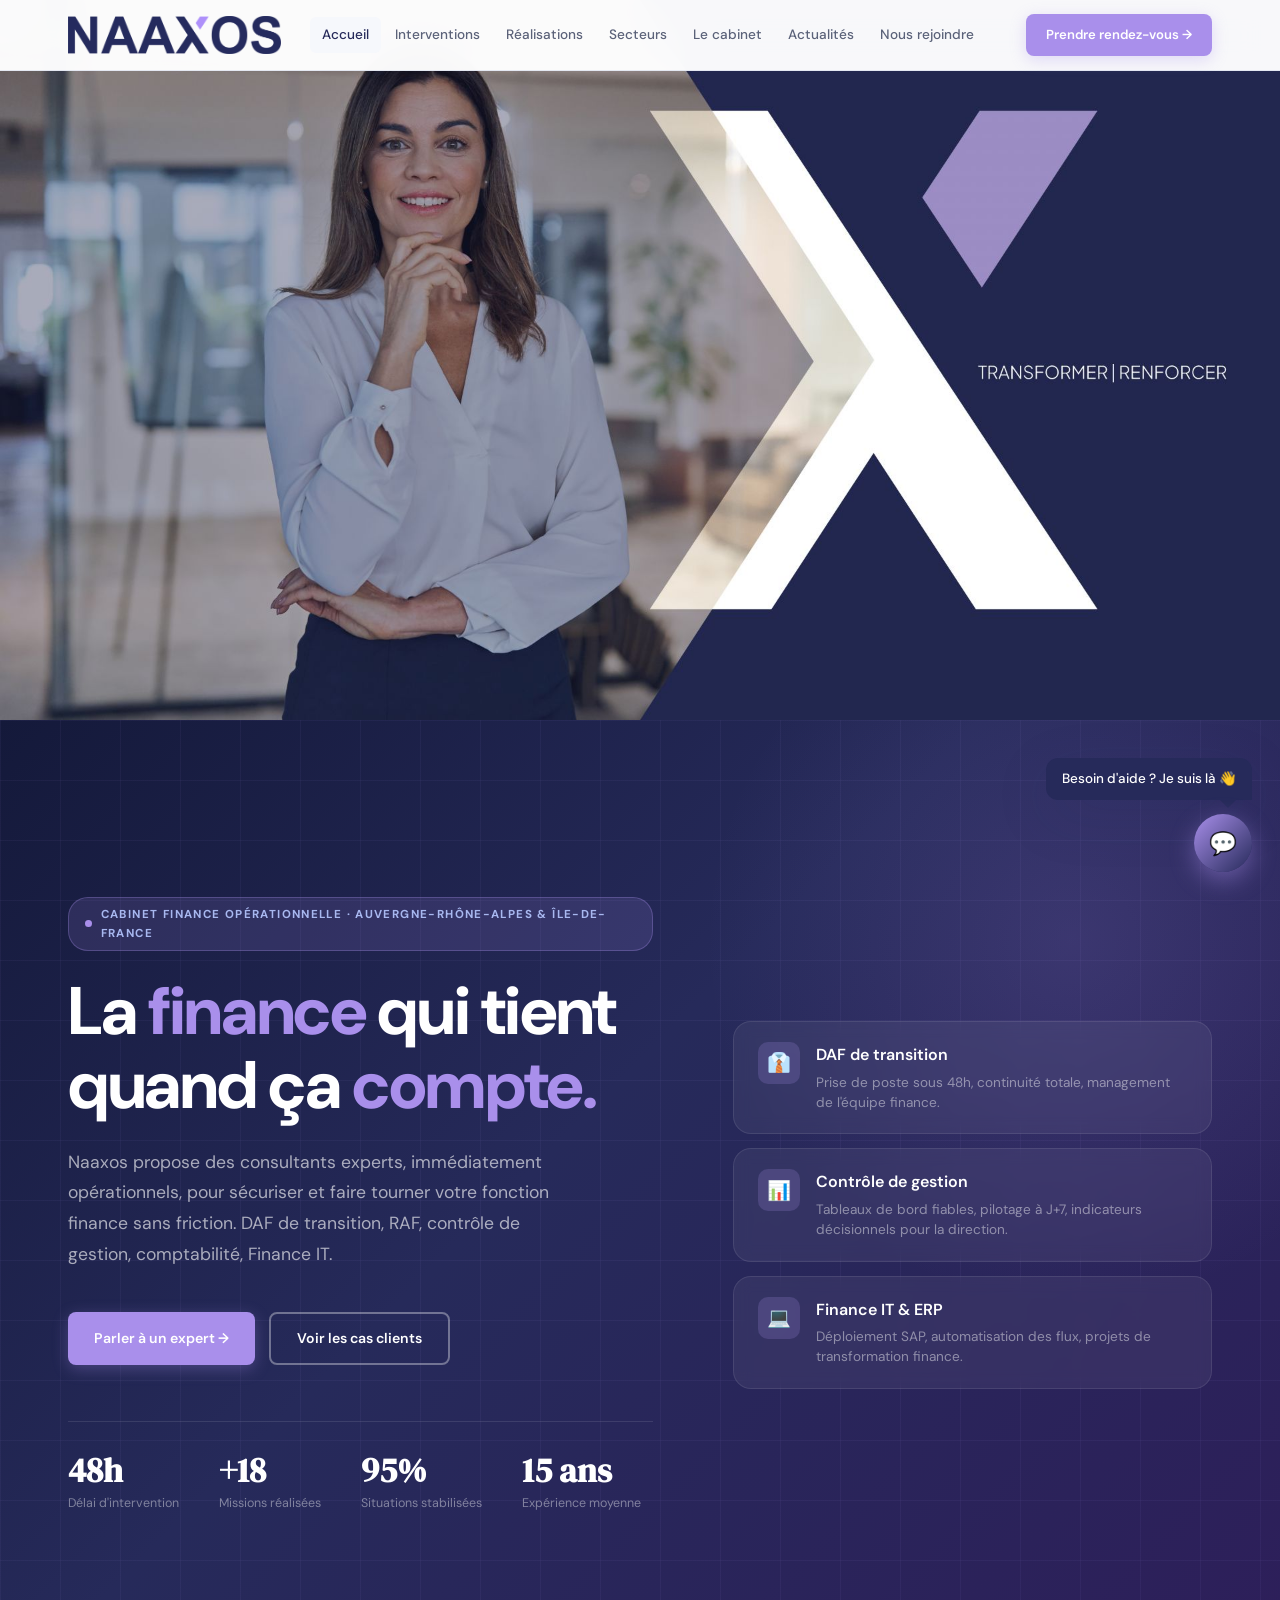
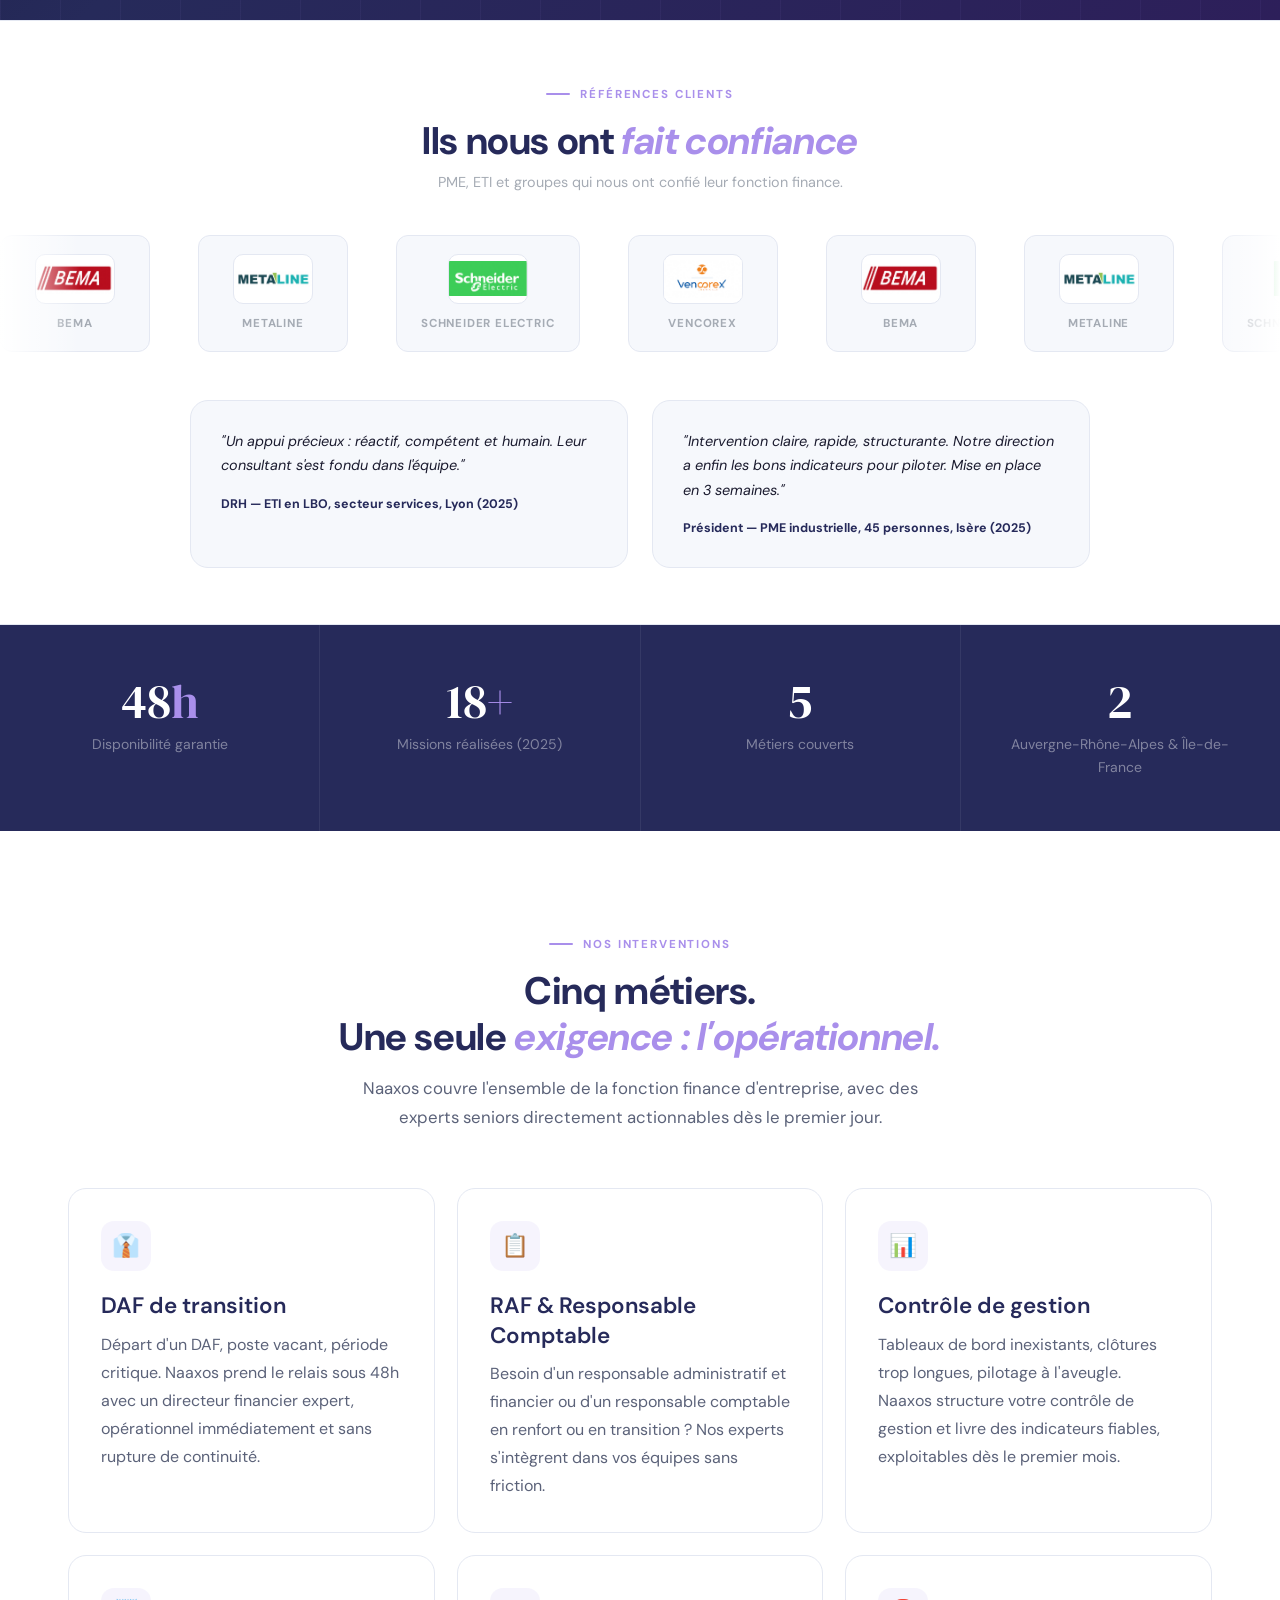
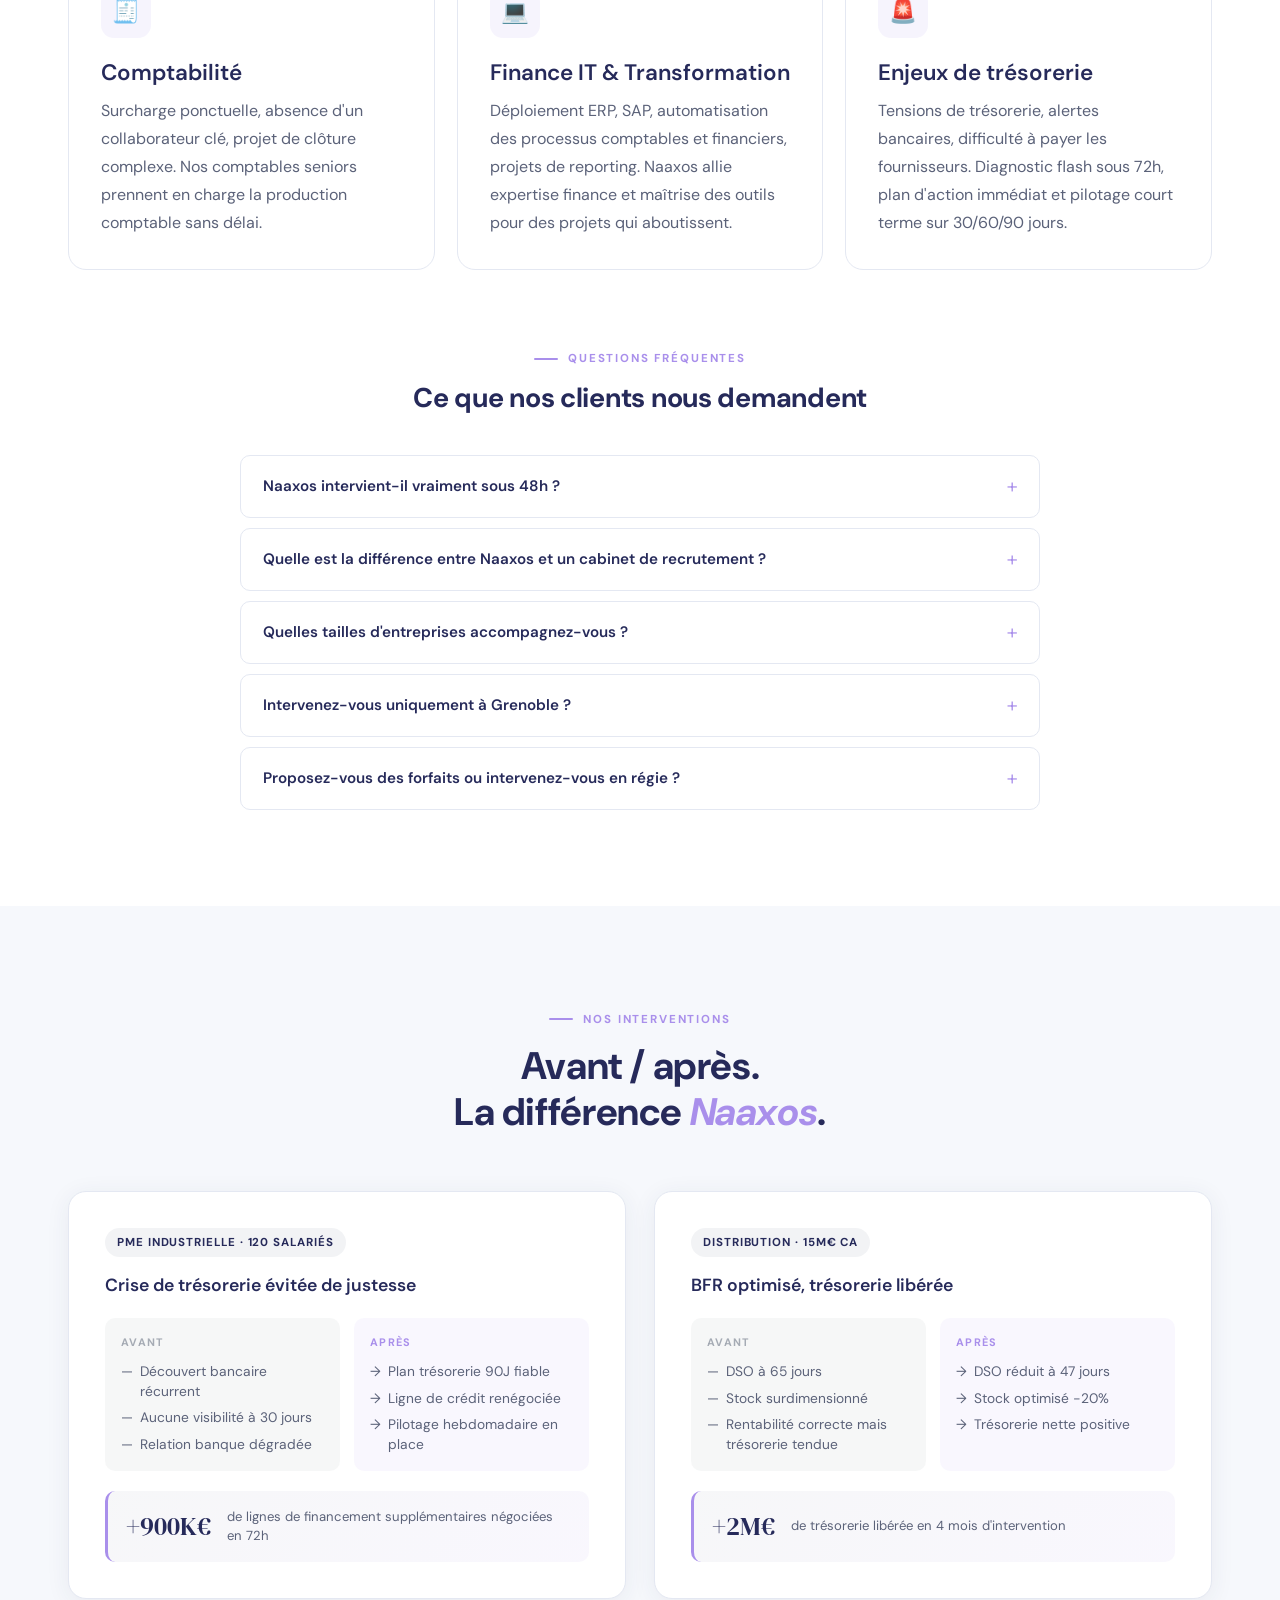
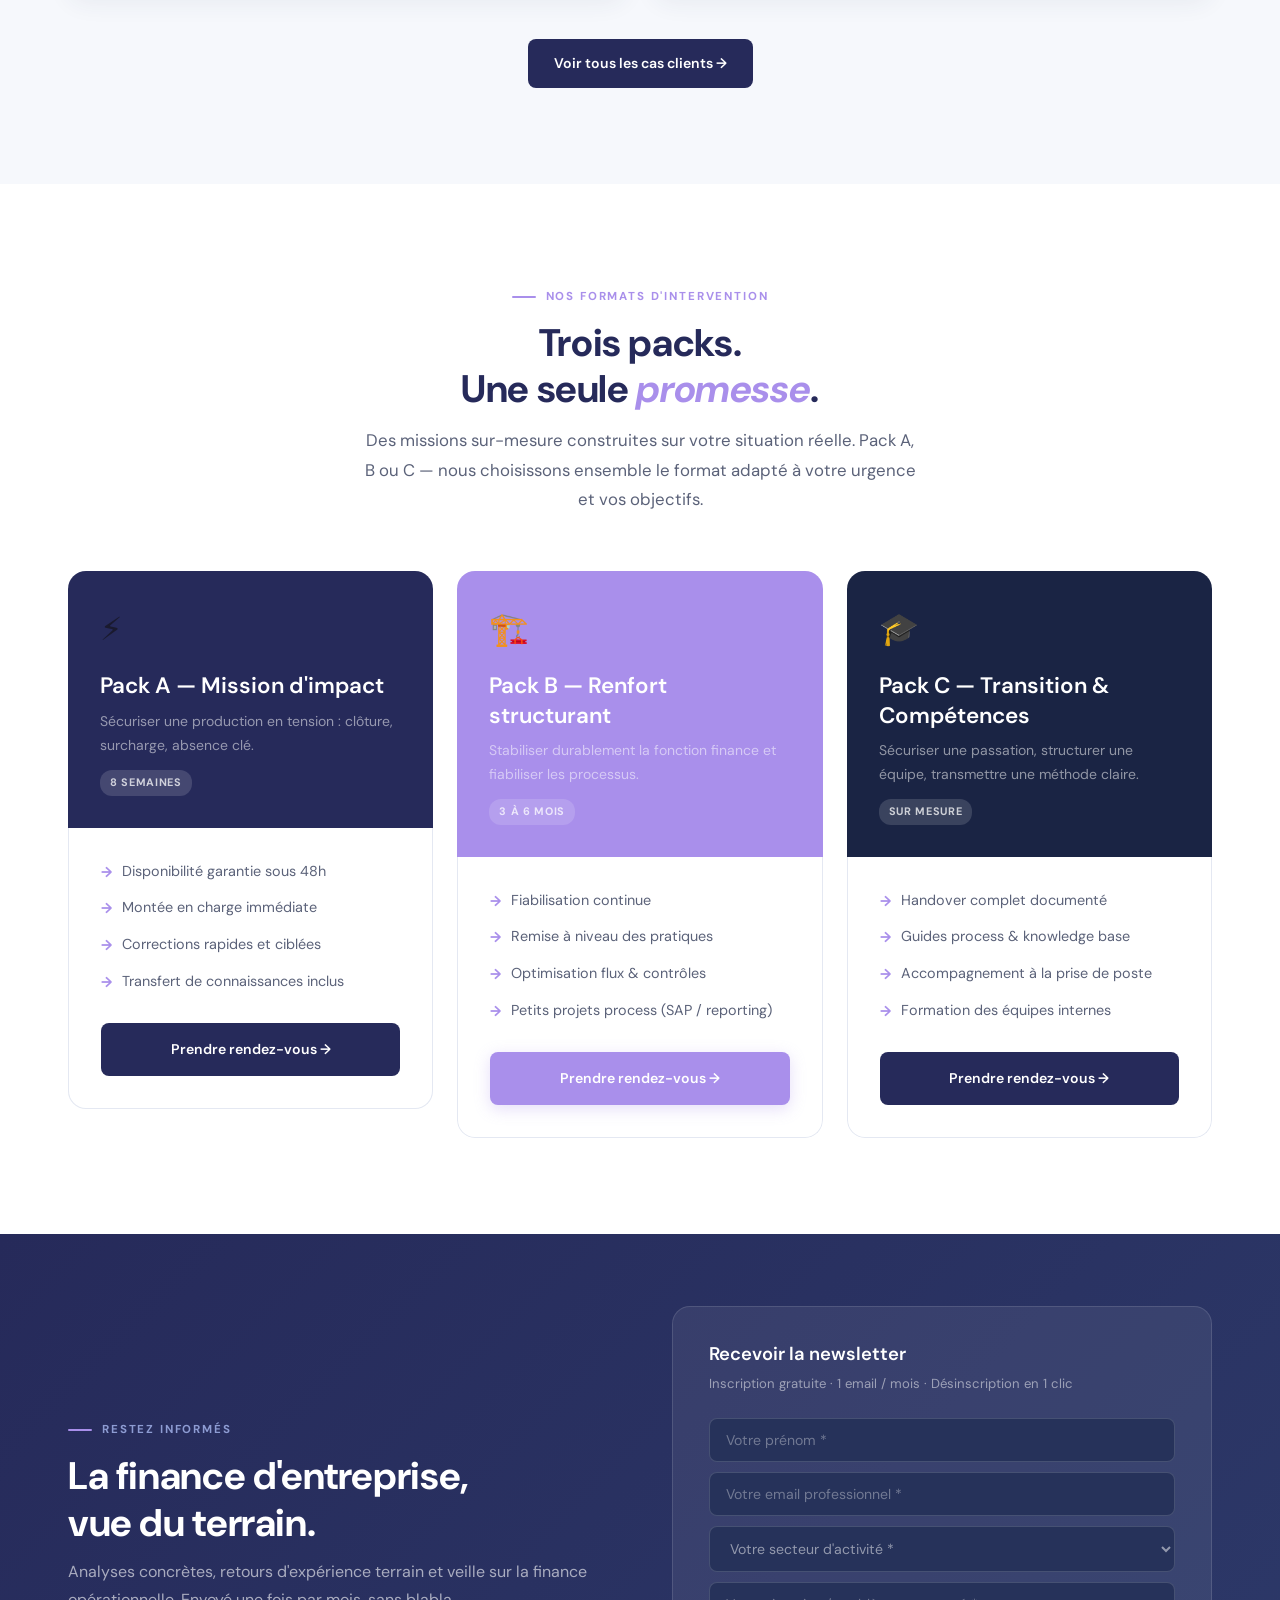
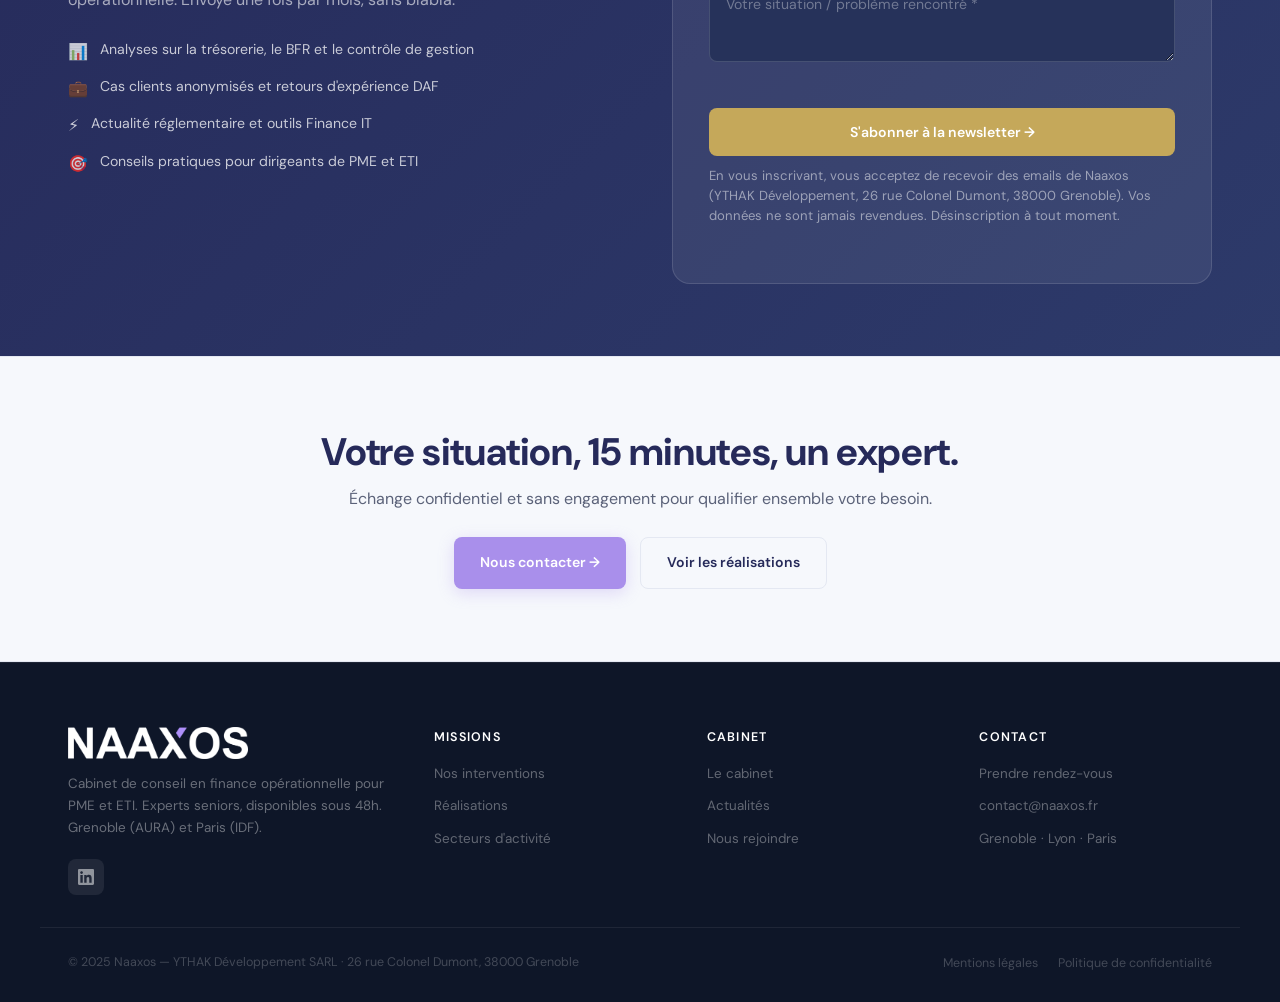
<file: index.html>
<!DOCTYPE html>
<html lang="fr">
<head>
  <meta charset="UTF-8"/>
  <meta name="viewport" content="width=device-width,initial-scale=1.0"/>
  <title>Naaxos Grenoble — Cabinet Finance Opérationnelle & Gestion de Crise Trésorerie PME</title>
  <meta name="description" content="Naaxos est un cabinet de conseil en finance opérationnelle pour PME et ETI, basé à Grenoble. DAF de transition, RAF, contrôle de gestion, comptabilité, Finance IT. Intervention sous 48h en AURA et Île-de-France."/>
  <meta name="keywords" content="cabinet finance opérationnelle Grenoble, DAF transition PME, contrôle de gestion PME, RAF externalisation, comptabilité entreprise, Finance IT ERP, crise trésorerie PME, Naaxos YTHAK"/>
  <meta name="robots" content="index,follow"/>
  <meta property="og:locale" content="fr_FR"/>
  <meta property="og:title" content="Naaxos — Finance Opérationnelle & Gestion de Crise PME Grenoble"/>
  <meta property="og:description" content="Experts seniors en finance d'entreprise. Intervention sous 48h. Résultats mesurables."/>
  <meta property="og:type" content="website"/>
  <meta property="og:url" content="https://www.naaxos.fr"/>
  <link rel="preconnect" href="https://fonts.googleapis.com"/>
  <link rel="preconnect" href="https://fonts.gstatic.com" crossorigin/>
  <link href="https://fonts.googleapis.com/css2?family=DM+Serif+Display:ital@0;1&family=DM+Sans:wght@300;400;500;600;700&display=swap" rel="stylesheet"/>

  <script type="application/ld+json">
  {
    "@context":"https://schema.org",
    "@type":"FAQPage",
    "mainEntity":[
      {"@type":"Question","name":"Naaxos intervient-il vraiment sous 48h ?","acceptedAnswer":{"@type":"Answer","text":"Oui. Naaxos organise un premier cadrage téléphonique le jour même, puis mobilise un expert senior opérationnel sous 48h ouvrées selon le contexte et le niveau d'urgence."}},
      {"@type":"Question","name":"À qui s'adresse Naaxos ?","acceptedAnswer":{"@type":"Answer","text":"Naaxos accompagne principalement les dirigeants de PME et ETI confrontés à une tension de trésorerie, un besoin de DAF de transition, une opération M&A ou une fonction finance à structurer. Nous intervenons sur toute la France depuis Grenoble."}},
      {"@type":"Question","name":"Quel est le premier livrable en cas de crise de trésorerie ?","acceptedAnswer":{"@type":"Answer","text":"Le premier livrable est un diagnostic de trésorerie sous 72h avec un plan d'action priorisé et un pilotage court terme sur 30/60/90 jours."}},
      {"@type":"Question","name":"Naaxos recrute-t-il ?","acceptedAnswer":{"@type":"Answer","text":"Oui. Naaxos recrute des experts seniors : Cash Manager, Comptable, Auditeur Senior, DAF, Responsable Comptable, Responsable Consommations. Les candidatures se déposent via le formulaire de la page Nous Rejoindre."}},
      {"@type":"Question","name":"Quels secteurs Naaxos couvre-t-il ?","acceptedAnswer":{"@type":"Answer","text":"Naaxos intervient dans l'industrie, la distribution, la tech/SaaS, le BTP, la santé, et l'énergie/environnement, avec des références concrètes dans chaque secteur."}}
    ]
  }
  </script>


<link rel="stylesheet" href="css/style.css">
    </head>
<body>

<!-- ======================================================
     NAVIGATION
====================================================== -->
<nav class="nav" id="nav">
  <div class="container">
    <div class="nav-inner">
      <div class="nav-logo" onclick="showPage('accueil')"><img src="assets/logo/naaxos-nav.png" alt="Naaxos" class="logo-desktop" style="height:38px;display:block;"><img src="assets/logo/naaxos-mobile.png" alt="Naaxos" class="logo-mobile" style="height:38px;display:none;"></div>
      <div class="nav-links">
        <span class="nav-link" id="nav-accueil" onclick="showPage('accueil')">Accueil</span>
        <span class="nav-link" id="nav-interventions" onclick="showPage('interventions')">Interventions</span>
        <span class="nav-link" id="nav-realisations" onclick="showPage('realisations')">Réalisations</span>
        <span class="nav-link" id="nav-secteurs" onclick="showPage('secteurs')">Secteurs</span>
        <span class="nav-link" id="nav-cabinet" onclick="showPage('cabinet')">Le cabinet</span>
        <span class="nav-link" id="nav-actualites" onclick="showPage('actualites')">Actualités</span>
        <span class="nav-link" id="nav-rejoindre" onclick="showPage('rejoindre')">Nous rejoindre</span>
      </div>
      <div class="nav-actions">
        <span class="btn btn-primary" onclick="showPage('contact')" style="font-size:0.82rem;padding:10px 20px;">Prendre rendez-vous →</span>
      </div>
      <div class="nav-mobile-btn" onclick="toggleMobile()">
        <span></span><span></span><span></span>
      </div>
    </div>
  </div>
</nav>

<div class="mobile-menu" id="mobileMenu">
  <span class="mobile-link" onclick="showPage('accueil')">Accueil</span>
  <span class="mobile-link" onclick="showPage('interventions')">Interventions</span>
  <span class="mobile-link" onclick="showPage('realisations')">Réalisations</span>
  <span class="mobile-link" onclick="showPage('secteurs')">Secteurs</span>
  <span class="mobile-link" onclick="showPage('cabinet')">Le cabinet</span>
  <span class="mobile-link" onclick="showPage('actualites')">Actualités</span>
  <span class="mobile-link" onclick="showPage('rejoindre')">Nous rejoindre</span>
  <span class="mobile-link" onclick="showPage('contact')" style="color:var(--secondary);font-weight:700;">Prendre rendez-vous →</span>
</div>


  <!-- MAIN : les pages se chargent ICI -->
  <main id="app"></main>

  <footer>
    <div class="footer-grid">
      <div class="footer-brand">
        <span class="logo" onclick="showPage('accueil')"><img src="assets/logo/naaxos-footer.png" alt="Naaxos" style="height:32px;display:block;"></span>
        <p>Cabinet de conseil en finance opérationnelle pour PME et ETI. Experts seniors, disponibles sous 48h. Grenoble (AURA) et Paris (IDF).</p>
        <div class="footer-social">
          <a class="social-btn" href="https://www.linkedin.com/company/naaxos/posts/?feedView=all" target="_blank" rel="noopener" title="Naaxos sur LinkedIn">
            <svg width="16" height="16" viewBox="0 0 24 24" fill="currentColor"><path d="M20.447 20.452h-3.554v-5.569c0-1.328-.027-3.037-1.852-3.037-1.853 0-2.136 1.445-2.136 2.939v5.667H9.351V9h3.414v1.561h.046c.477-.9 1.637-1.85 3.37-1.85 3.601 0 4.267 2.37 4.267 5.455v6.286zM5.337 7.433c-1.144 0-2.063-.926-2.063-2.065 0-1.138.92-2.063 2.063-2.063 1.14 0 2.064.925 2.064 2.063 0 1.139-.925 2.065-2.064 2.065zm1.782 13.019H3.555V9h3.564v11.452zM22.225 0H1.771C.792 0 0 .774 0 1.729v20.542C0 23.227.792 24 1.771 24h20.451C23.2 24 24 23.227 24 22.271V1.729C24 .774 23.2 0 22.222 0h.003z"/></svg>
          </a>
        </div>
      </div>
      <div class="footer-col">
        <h4>Missions</h4>
        <div class="footer-links">
          <span class="footer-link" onclick="showPage('interventions')">Nos interventions</span>
          <span class="footer-link" onclick="showPage('realisations')">Réalisations</span>
          <span class="footer-link" onclick="showPage('secteurs')">Secteurs d'activité</span>
        </div>
      </div>
      <div class="footer-col">
        <h4>Cabinet</h4>
        <div class="footer-links">
          <span class="footer-link" onclick="showPage('cabinet')">Le cabinet</span>
          <span class="footer-link" onclick="showPage('actualites')">Actualités</span>
          <span class="footer-link" onclick="showPage('rejoindre')">Nous rejoindre</span>
        </div>
      </div>
      <div class="footer-col">
        <h4>Contact</h4>
        <div class="footer-links">
          <span class="footer-link" onclick="showPage('contact')">Prendre rendez-vous</span>
          <span class="footer-link">contact@naaxos.fr</span>
          <span class="footer-link">Grenoble · Lyon · Paris</span>
        </div>
      </div>
    </div>
    <div class="footer-bottom">
      <p>© 2025 Naaxos — YTHAK Développement SARL · 26 rue Colonel Dumont, 38000 Grenoble</p>
      <div class="footer-bottom-links">
        <a onclick="showPage('mentions-legales');window.scrollTo(0,0);" style="cursor:pointer;">Mentions légales</a>
        <a onclick="showPage('politique-confidentialite');window.scrollTo(0,0);" style="cursor:pointer;">Politique de confidentialité</a>
      </div>
    </div>
  </footer>

<!-- ======================================================
     PROJECT MODALS (Réalisations & Secteurs détaillées)
====================================================== -->
<div class="project-modal" id="projectModal">
  <div class="project-modal-inner" id="projectModalInner">
    <div class="project-modal-close" onclick="closeProjectModal()">✕</div>
    <div id="projectModalContent"></div>
  </div>
</div>

<!-- ======================================================
     NEWS MODAL (Articles complets)
====================================================== -->
<div class="news-modal" id="newsModal">
  <div class="news-modal-inner" id="newsModalInner">
    <div class="news-modal-close" onclick="closeNewsModal()">✕</div>
    <div id="newsModalContent"></div>
  </div>
</div>

<!-- ======================================================
     CHATBOT WIDGET
====================================================== -->
<div class="chat-widget" id="chatWidget">
  <div class="chat-hint" id="chatHint">Besoin d'aide ? Je suis là 👋</div>
  <div class="chat-window" id="chatWindow">
    <div class="chat-header">
      <div class="chat-agent-row">
        <div class="chat-avatar">💼</div>
        <div>
          <div class="chat-agent-name">Naaxos Assistant</div>
          <div class="chat-agent-status">En ligne · Expert finance</div>
        </div>
      </div>
      <div class="chat-sub">Réponse habituelle en quelques minutes</div>
    </div>
    <div class="chat-messages" id="chatMessages"></div>
    <div class="chat-options" id="chatOptions"></div>
    <div class="chat-footer">
      <input type="text" class="chat-input" id="chatInput" placeholder="Écrivez votre message…" onkeypress="onChatKey(event)"/>
      <button class="chat-send-btn" onclick="sendMsg()">→</button>
    </div>
  </div>
  <button class="chat-toggle" onclick="toggleChat()">
    <span class="icon-open">💬</span>
    <span class="icon-close">✕</span>
  </button>

  <!-- JS -->
  <script src="js/config.js"></script>
  <!-- Cloudflare Turnstile (anti-bot sur les formulaires) -->
  <script src="https://challenges.cloudflare.com/turnstile/v0/api.js" async defer></script>
  <script src="js/script.js"></script>
  <script src="js/router.js"></script>
</body>
</html>
</file>
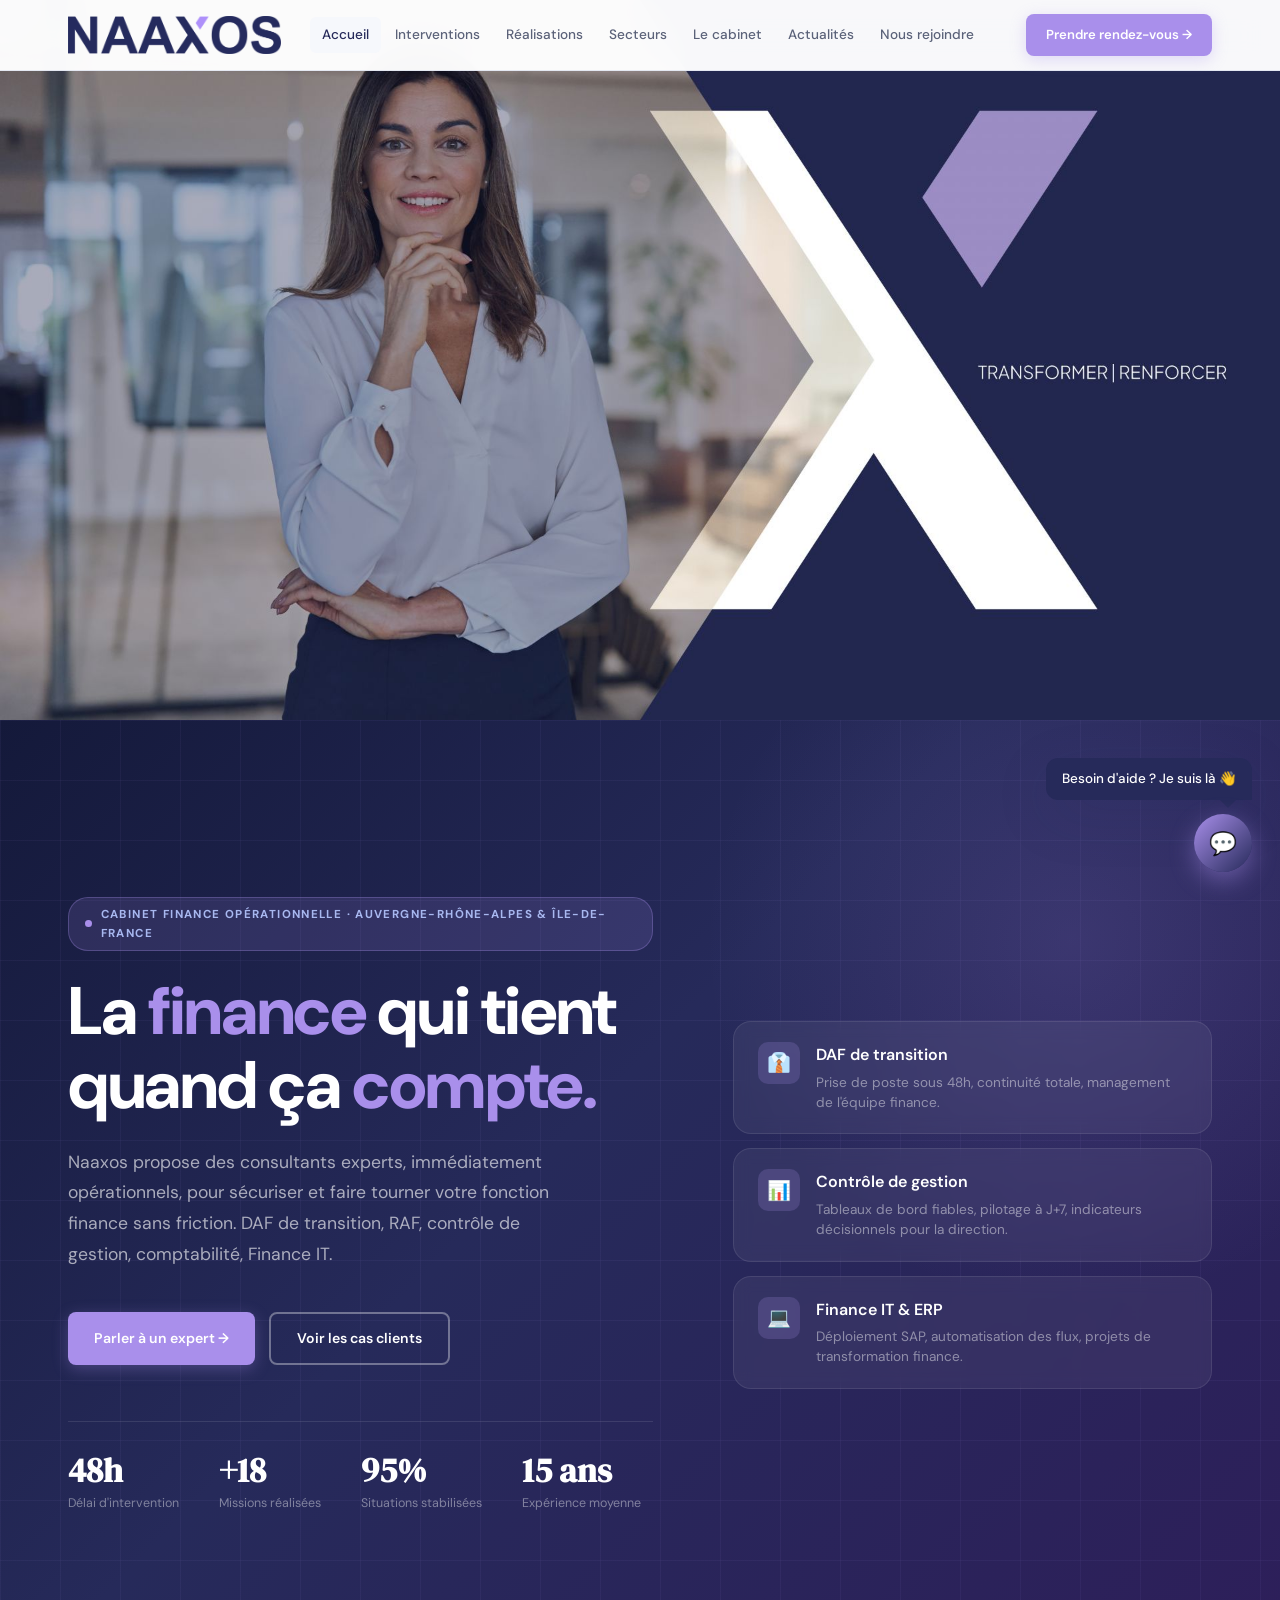
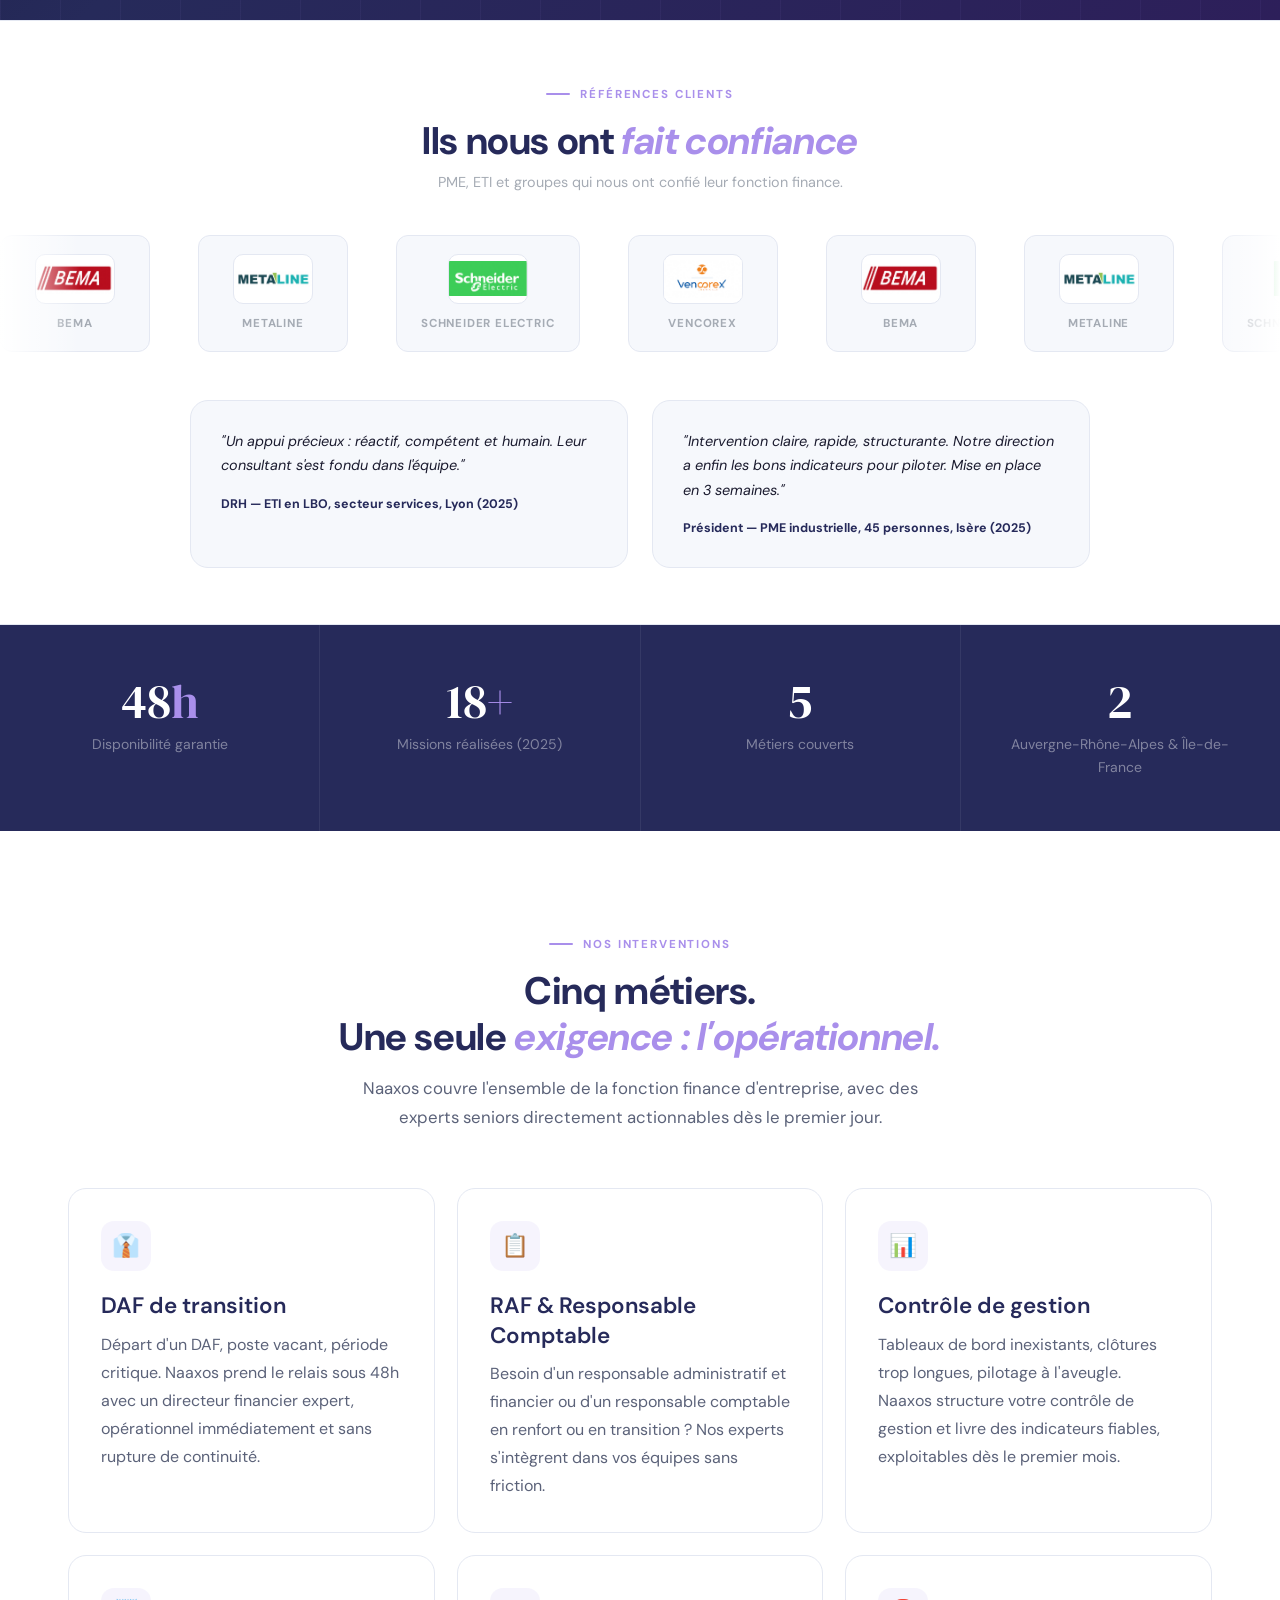
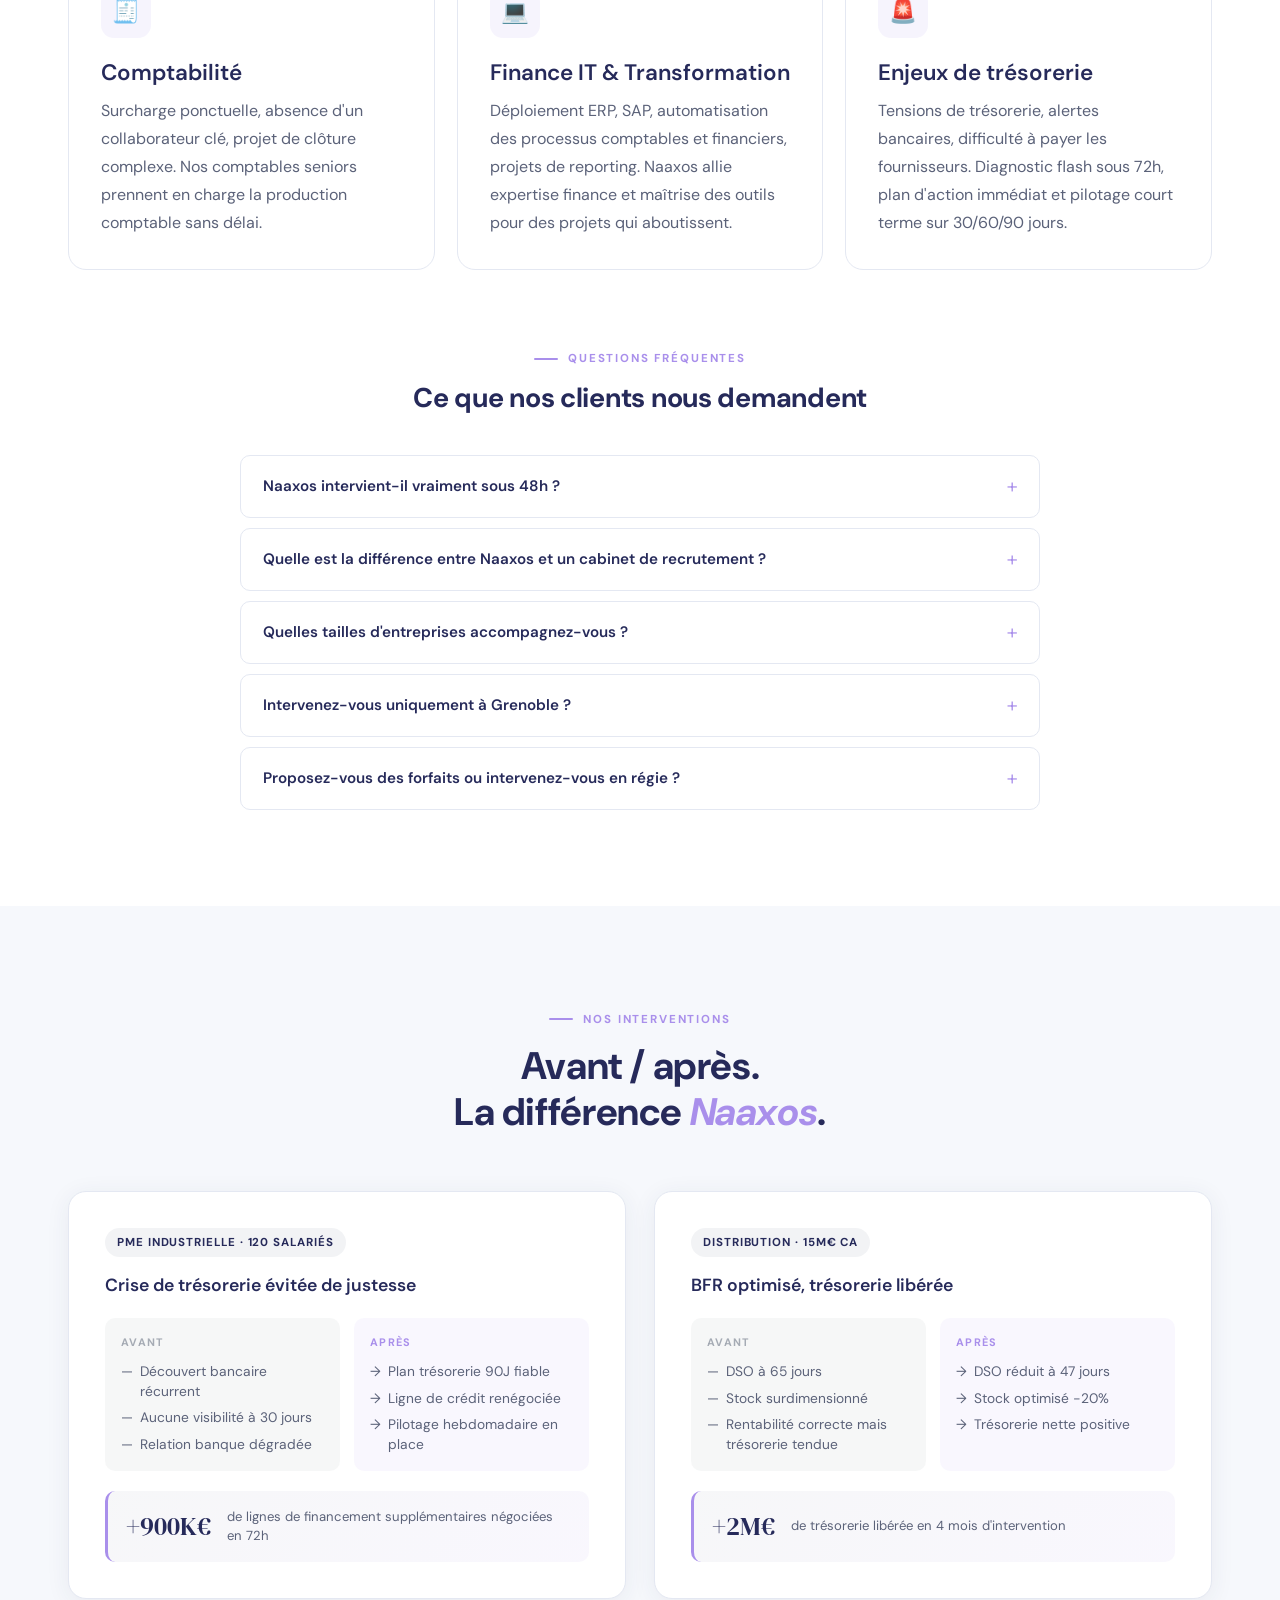
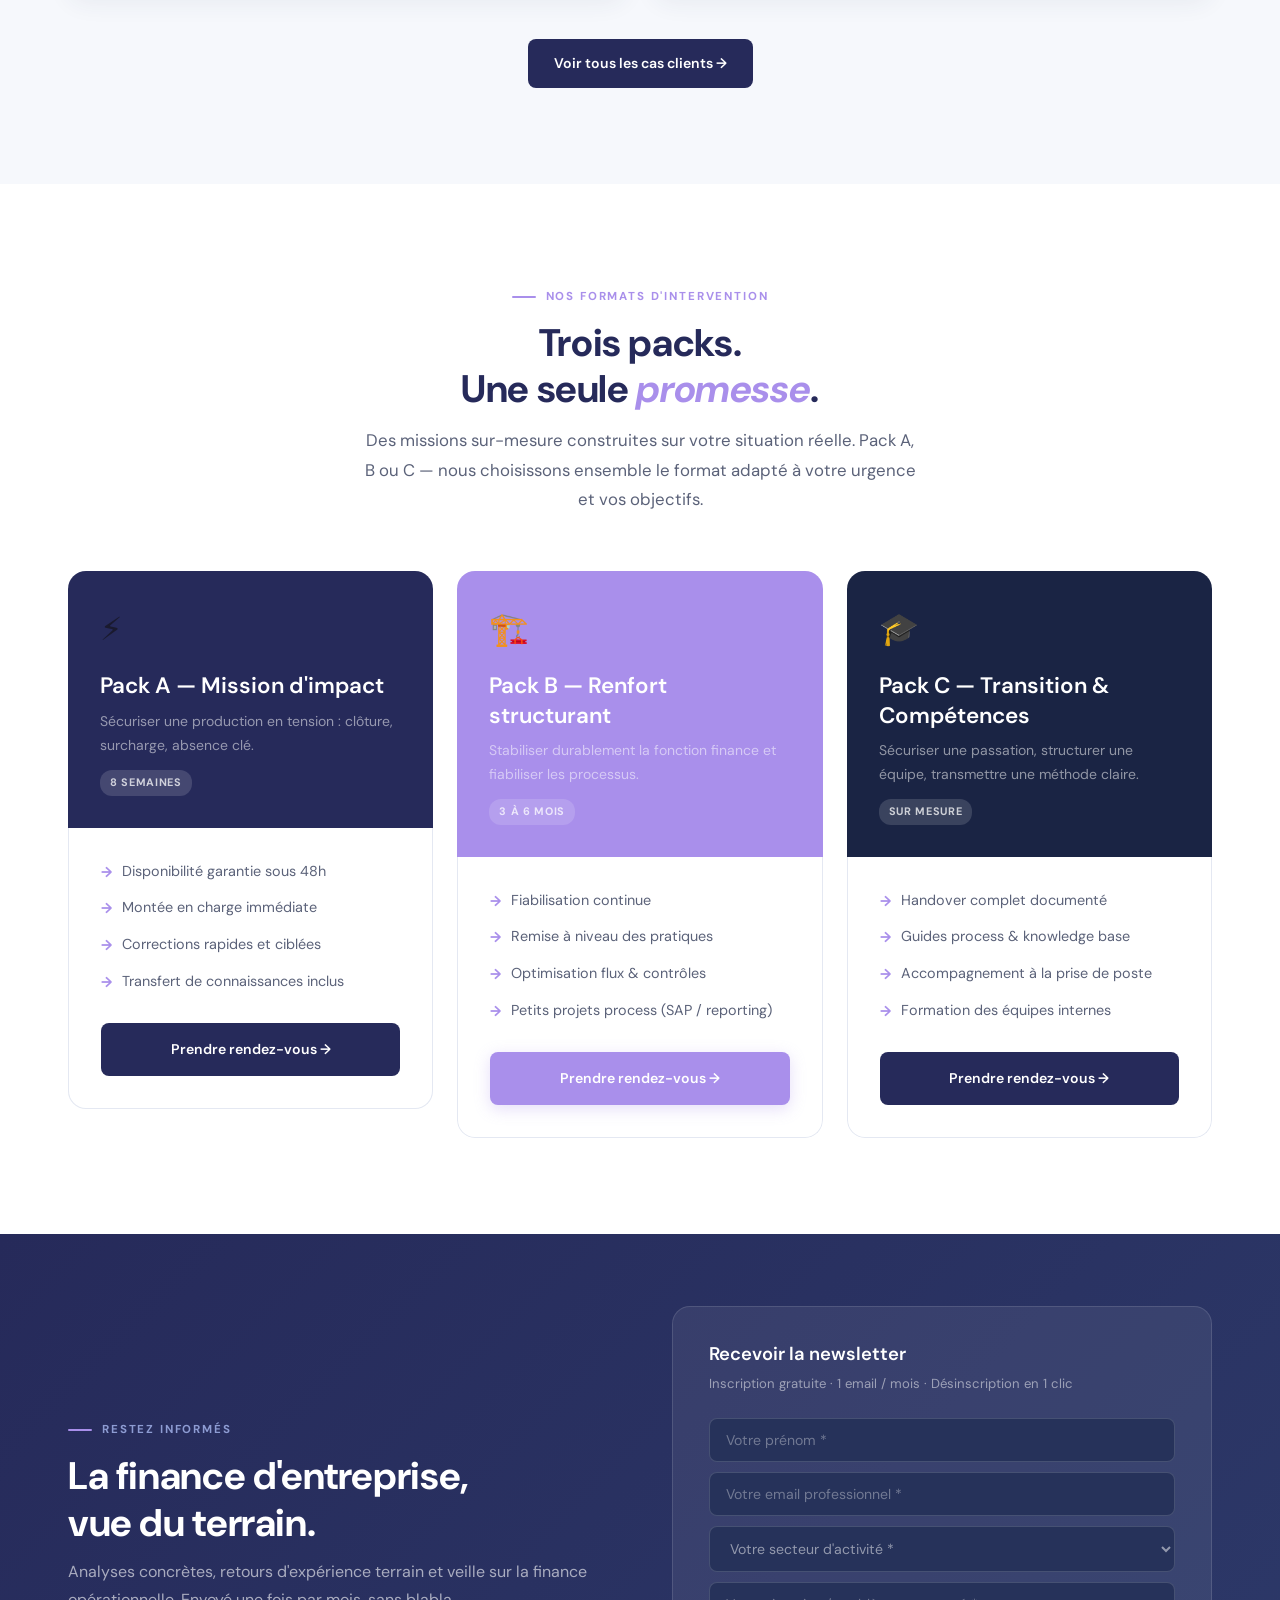
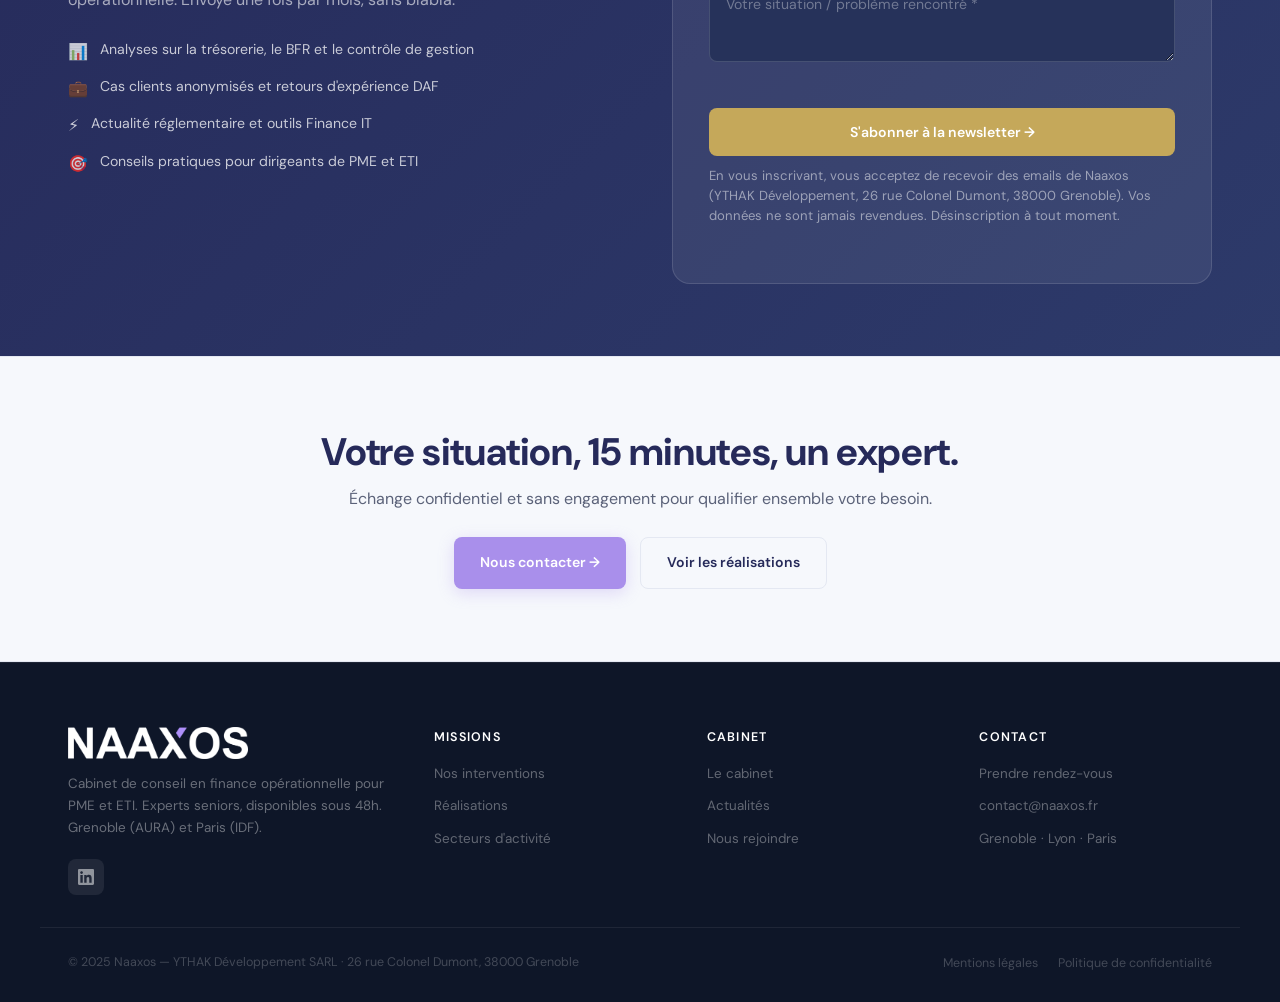
<file: public_html/index.html>
<!DOCTYPE html>
<html lang="fr">
<head>
  <meta charset="UTF-8"/>
  <meta name="viewport" content="width=device-width,initial-scale=1.0"/>
  <title>Naaxos Grenoble — Cabinet Finance Opérationnelle & Gestion de Crise Trésorerie PME</title>
  <meta name="description" content="Naaxos est un cabinet de conseil en finance opérationnelle pour PME et ETI, basé à Grenoble. DAF de transition, RAF, contrôle de gestion, comptabilité, Finance IT. Intervention sous 48h en AURA et Île-de-France."/>
  <meta name="keywords" content="cabinet finance opérationnelle Grenoble, DAF transition PME, contrôle de gestion PME, RAF externalisation, comptabilité entreprise, Finance IT ERP, crise trésorerie PME, Naaxos YTHAK"/>
  <meta name="robots" content="index,follow"/>
  <meta property="og:locale" content="fr_FR"/>
  <meta property="og:title" content="Naaxos — Finance Opérationnelle & Gestion de Crise PME Grenoble"/>
  <meta property="og:description" content="Experts seniors en finance d'entreprise. Intervention sous 48h. Résultats mesurables."/>
  <meta property="og:type" content="website"/>
  <meta property="og:url" content="https://www.naaxos.fr"/>
  <link rel="preconnect" href="https://fonts.googleapis.com"/>
  <link rel="preconnect" href="https://fonts.gstatic.com" crossorigin/>
  <link href="https://fonts.googleapis.com/css2?family=DM+Serif+Display:ital@0;1&family=DM+Sans:wght@300;400;500;600;700&display=swap" rel="stylesheet"/>

  <script type="application/ld+json">
  {
    "@context":"https://schema.org",
    "@type":"FAQPage",
    "mainEntity":[
      {"@type":"Question","name":"Naaxos intervient-il vraiment sous 48h ?","acceptedAnswer":{"@type":"Answer","text":"Oui. Naaxos organise un premier cadrage téléphonique le jour même, puis mobilise un expert senior opérationnel sous 48h ouvrées selon le contexte et le niveau d'urgence."}},
      {"@type":"Question","name":"À qui s'adresse Naaxos ?","acceptedAnswer":{"@type":"Answer","text":"Naaxos accompagne principalement les dirigeants de PME et ETI confrontés à une tension de trésorerie, un besoin de DAF de transition, une opération M&A ou une fonction finance à structurer. Nous intervenons sur toute la France depuis Grenoble."}},
      {"@type":"Question","name":"Quel est le premier livrable en cas de crise de trésorerie ?","acceptedAnswer":{"@type":"Answer","text":"Le premier livrable est un diagnostic de trésorerie sous 72h avec un plan d'action priorisé et un pilotage court terme sur 30/60/90 jours."}},
      {"@type":"Question","name":"Naaxos recrute-t-il ?","acceptedAnswer":{"@type":"Answer","text":"Oui. Naaxos recrute des experts seniors : Cash Manager, Comptable, Auditeur Senior, DAF, Responsable Comptable, Responsable Consommations. Les candidatures se déposent via le formulaire de la page Nous Rejoindre."}},
      {"@type":"Question","name":"Quels secteurs Naaxos couvre-t-il ?","acceptedAnswer":{"@type":"Answer","text":"Naaxos intervient dans l'industrie, la distribution, la tech/SaaS, le BTP, la santé, et l'énergie/environnement, avec des références concrètes dans chaque secteur."}}
    ]
  }
  </script>


<link rel="stylesheet" href="css/style.css">
    </head>
<body>

<!-- ======================================================
     NAVIGATION
====================================================== -->
<nav class="nav" id="nav">
  <div class="container">
    <div class="nav-inner">
      <div class="nav-logo" onclick="showPage('accueil')"><img src="assets/logo/naaxos-nav.png" alt="Naaxos" class="logo-desktop" style="height:38px;display:block;"><img src="assets/logo/naaxos-mobile.png" alt="Naaxos" class="logo-mobile" style="height:38px;display:none;"></div>
      <div class="nav-links">
        <span class="nav-link" id="nav-accueil" onclick="showPage('accueil')">Accueil</span>
        <span class="nav-link" id="nav-interventions" onclick="showPage('interventions')">Interventions</span>
        <span class="nav-link" id="nav-realisations" onclick="showPage('realisations')">Réalisations</span>
        <span class="nav-link" id="nav-secteurs" onclick="showPage('secteurs')">Secteurs</span>
        <span class="nav-link" id="nav-cabinet" onclick="showPage('cabinet')">Le cabinet</span>
        <span class="nav-link" id="nav-actualites" onclick="showPage('actualites')">Actualités</span>
        <span class="nav-link" id="nav-rejoindre" onclick="showPage('rejoindre')">Nous rejoindre</span>
      </div>
      <div class="nav-actions">
        <span class="btn btn-primary" onclick="showPage('contact')" style="font-size:0.82rem;padding:10px 20px;">Prendre rendez-vous →</span>
      </div>
      <div class="nav-mobile-btn" onclick="toggleMobile()">
        <span></span><span></span><span></span>
      </div>
    </div>
  </div>
</nav>

<div class="mobile-menu" id="mobileMenu">
  <span class="mobile-link" onclick="showPage('accueil')">Accueil</span>
  <span class="mobile-link" onclick="showPage('interventions')">Interventions</span>
  <span class="mobile-link" onclick="showPage('realisations')">Réalisations</span>
  <span class="mobile-link" onclick="showPage('secteurs')">Secteurs</span>
  <span class="mobile-link" onclick="showPage('cabinet')">Le cabinet</span>
  <span class="mobile-link" onclick="showPage('actualites')">Actualités</span>
  <span class="mobile-link" onclick="showPage('rejoindre')">Nous rejoindre</span>
  <span class="mobile-link" onclick="showPage('contact')" style="color:var(--secondary);font-weight:700;">Prendre rendez-vous →</span>
</div>


  <!-- MAIN : les pages se chargent ICI -->
  <main id="app"></main>

  <footer>
    <div class="footer-grid">
      <div class="footer-brand">
        <span class="logo" onclick="showPage('accueil')"><img src="assets/logo/naaxos-footer.png" alt="Naaxos" style="height:32px;display:block;"></span>
        <p>Cabinet de conseil en finance opérationnelle pour PME et ETI. Experts seniors, disponibles sous 48h. Grenoble (AURA) et Paris (IDF).</p>
        <div class="footer-social">
          <a class="social-btn" href="https://www.linkedin.com/company/naaxos/posts/?feedView=all" target="_blank" rel="noopener" title="Naaxos sur LinkedIn">
            <svg width="16" height="16" viewBox="0 0 24 24" fill="currentColor"><path d="M20.447 20.452h-3.554v-5.569c0-1.328-.027-3.037-1.852-3.037-1.853 0-2.136 1.445-2.136 2.939v5.667H9.351V9h3.414v1.561h.046c.477-.9 1.637-1.85 3.37-1.85 3.601 0 4.267 2.37 4.267 5.455v6.286zM5.337 7.433c-1.144 0-2.063-.926-2.063-2.065 0-1.138.92-2.063 2.063-2.063 1.14 0 2.064.925 2.064 2.063 0 1.139-.925 2.065-2.064 2.065zm1.782 13.019H3.555V9h3.564v11.452zM22.225 0H1.771C.792 0 0 .774 0 1.729v20.542C0 23.227.792 24 1.771 24h20.451C23.2 24 24 23.227 24 22.271V1.729C24 .774 23.2 0 22.222 0h.003z"/></svg>
          </a>
        </div>
      </div>
      <div class="footer-col">
        <h4>Missions</h4>
        <div class="footer-links">
          <span class="footer-link" onclick="showPage('interventions')">Nos interventions</span>
          <span class="footer-link" onclick="showPage('realisations')">Réalisations</span>
          <span class="footer-link" onclick="showPage('secteurs')">Secteurs d'activité</span>
        </div>
      </div>
      <div class="footer-col">
        <h4>Cabinet</h4>
        <div class="footer-links">
          <span class="footer-link" onclick="showPage('cabinet')">Le cabinet</span>
          <span class="footer-link" onclick="showPage('actualites')">Actualités</span>
          <span class="footer-link" onclick="showPage('rejoindre')">Nous rejoindre</span>
        </div>
      </div>
      <div class="footer-col">
        <h4>Contact</h4>
        <div class="footer-links">
          <span class="footer-link" onclick="showPage('contact')">Prendre rendez-vous</span>
          <span class="footer-link">contact@naaxos.fr</span>
          <span class="footer-link">Grenoble · Lyon · Paris</span>
        </div>
      </div>
    </div>
    <div class="footer-bottom">
      <p>© 2025 Naaxos — YTHAK Développement SARL · 26 rue Colonel Dumont, 38000 Grenoble</p>
      <div class="footer-bottom-links">
        <a onclick="showPage('mentions-legales');window.scrollTo(0,0);" style="cursor:pointer;">Mentions légales</a>
        <a onclick="showPage('politique-confidentialite');window.scrollTo(0,0);" style="cursor:pointer;">Politique de confidentialité</a>
      </div>
    </div>
  </footer>

<!-- ======================================================
     PROJECT MODALS (Réalisations & Secteurs détaillées)
====================================================== -->
<div class="project-modal" id="projectModal">
  <div class="project-modal-inner" id="projectModalInner">
    <div class="project-modal-close" onclick="closeProjectModal()">✕</div>
    <div id="projectModalContent"></div>
  </div>
</div>

<!-- ======================================================
     NEWS MODAL (Articles complets)
====================================================== -->
<div class="news-modal" id="newsModal">
  <div class="news-modal-inner" id="newsModalInner">
    <div class="news-modal-close" onclick="closeNewsModal()">✕</div>
    <div id="newsModalContent"></div>
  </div>
</div>

<!-- ======================================================
     CHATBOT WIDGET
====================================================== -->
<div class="chat-widget" id="chatWidget">
  <div class="chat-hint" id="chatHint">Besoin d'aide ? Je suis là 👋</div>
  <div class="chat-window" id="chatWindow">
    <div class="chat-header">
      <div class="chat-agent-row">
        <div class="chat-avatar">💼</div>
        <div>
          <div class="chat-agent-name">Naaxos Assistant</div>
          <div class="chat-agent-status">En ligne · Expert finance</div>
        </div>
      </div>
      <div class="chat-sub">Réponse habituelle en quelques minutes</div>
    </div>
    <div class="chat-messages" id="chatMessages"></div>
    <div class="chat-options" id="chatOptions"></div>
    <div class="chat-footer">
      <input type="text" class="chat-input" id="chatInput" placeholder="Écrivez votre message…" onkeypress="onChatKey(event)"/>
      <button class="chat-send-btn" onclick="sendMsg()">→</button>
    </div>
  </div>
  <button class="chat-toggle" onclick="toggleChat()">
    <span class="icon-open">💬</span>
    <span class="icon-close">✕</span>
  </button>

  <!-- JS -->
  <script src="config.js"></script>
  <!-- Cloudflare Turnstile (anti-bot sur les formulaires) -->
  <script src="https://challenges.cloudflare.com/turnstile/v0/api.js" async defer></script>
  <script src="js/script.js"></script>
  <script src="js/router.js"></script>
</body>
</html>
</file>
<file: css/style.css>
/* ======================================================
   CSS VARIABLES
====================================================== */
:root {
  --primary:    #262a5a;
  --secondary:  #a98feb;
  --accent:     #C5A85A;
  --gray-blue:  #5B6279;
  --light-gray: #A5ABB4;
  --bg-light:   #F6F8FC;
  --white:      #FFFFFF;
  --black:      #0D0D0D;
  --text:       #1A1A2E;
  --text-muted: #5B6279;
  --border:     #E4E8F2;
  --shadow:     0 4px 24px rgba(38,50,90,0.07);
  --shadow-lg:  0 16px 56px rgba(38,50,90,0.13);
  --radius:     10px;
  --radius-lg:  18px;
  --transition: all 0.3s cubic-bezier(0.4,0,0.2,1);
  --font-display: 'DM Serif Display', Georgia, serif;
  --font-body:    'DM Sans', system-ui, sans-serif;
}

/* ======================================================
   RESET & BASE
====================================================== */
*,*::before,*::after{box-sizing:border-box;margin:0;padding:0;}
html{scroll-behavior:smooth;font-size:16px;}
body{font-family:var(--font-body);color:var(--text);background:var(--white);line-height:1.65;overflow-x:hidden;}
a{text-decoration:none;color:inherit;}
ul{list-style:none;}
img{max-width:100%;height:auto;display:block;}
button{cursor:pointer;border:none;background:none;font-family:inherit;}
p{color:var(--text-muted);line-height:1.75;}

/* ======================================================
   TYPOGRAPHY
====================================================== */
    h1 { font-size: clamp(2.2rem, 5vw, 3.8rem); font-weight: 800; line-height: 1.1; letter-spacing: -0.02em; }
    h2 { font-size: clamp(1.8rem, 3vw, 2.6rem); font-weight: 700; line-height: 1.2; letter-spacing: -0.01em; }
    h3 { font-size: clamp(1.15rem, 2vw, 1.4rem); font-weight: 600; line-height: 1.3; }
    h4 { font-size: 1rem; font-weight: 600; }
    p  { color: var(--text-muted); line-height: 1.75; }

/* ======================================================
   LAYOUT UTILITIES
====================================================== */
.container{max-width:1200px;margin:0 auto;padding:0 28px;}
.section{padding:96px 0;}
.text-center{text-align:center;}
.text-center .section-sub{margin:0 auto;}
.text-center .section-label{justify-content:center;}

.section-label{
  display:inline-flex;align-items:center;gap:10px;
  font-size:0.72rem;font-weight:700;letter-spacing:0.16em;
  text-transform:uppercase;color:var(--secondary);margin-bottom:14px;
}
.section-label::before{
  content:'';display:block;width:24px;height:2px;
  background:var(--secondary);border-radius:2px;flex-shrink:0;
}
.section-title{color:var(--primary);margin-bottom:14px;}
.section-sub{font-size:1.05rem;max-width:560px;}

/* ======================================================
   BUTTONS
====================================================== */
.btn{
  display:inline-flex;align-items:center;gap:8px;
  padding:13px 26px;border-radius:8px;
  font-size:0.88rem;font-weight:600;transition:var(--transition);font-family:var(--font-body);
}
.btn-primary{background:var(--secondary);color:var(--white);box-shadow:0 4px 16px rgba(169,143,235,0.3);}
.btn-primary:hover{background:#5C6FD4;transform:translateY(-2px);box-shadow:0 8px 24px rgba(169,143,235,0.4);}
.btn-outline{border:2px solid rgba(255,255,255,0.35);color:var(--white);}
.btn-outline:hover{background:var(--white);color:var(--primary);border-color:var(--white);}
.btn-dark{background:var(--primary);color:var(--white);}
.btn-dark:hover{background:#1a2444;transform:translateY(-2px);box-shadow:0 8px 24px rgba(38,50,90,0.3);}
.btn-accent{background:var(--accent);color:var(--white);}
.btn-accent:hover{background:#b89445;transform:translateY(-2px);}
.btn-ghost-dark{border:1.5px solid var(--border);color:var(--primary);}
.btn-ghost-dark:hover{border-color:var(--secondary);color:var(--secondary);}
.btn-full{width:100%;justify-content:center;padding:15px 28px;}

/* ======================================================
   NAVIGATION
====================================================== */
.nav{
  position:fixed;top:0;left:0;right:0;z-index:1000;
  background:rgba(255,255,255,0.97);
  backdrop-filter:blur(20px) saturate(180%);
  border-bottom:1px solid var(--border);
  transition:var(--transition);
}
.nav.scrolled{box-shadow:0 2px 24px rgba(38,50,90,0.09);}
.nav-inner{display:flex;align-items:center;justify-content:space-between;height:70px;}
.nav-logo{
  font-family:var(--font-display);font-size:1.6rem;font-weight:400;
  color:var(--primary);letter-spacing:0.02em;flex-shrink:0;cursor:pointer;
}
.nav-logo span{color:var(--secondary);}
.nav-links{display:flex;align-items:center;gap:2px;}
.nav-link{
  padding:7px 12px;border-radius:6px;
  font-size:0.85rem;font-weight:500;color:var(--text-muted);
  transition:var(--transition);white-space:nowrap;cursor:pointer;
}
.nav-link:hover,.nav-link.active{color:var(--primary);background:var(--bg-light);}
.nav-actions{display:flex;align-items:center;gap:8px;flex-shrink:0;margin-left:12px;}
.nav-mobile-btn{display:none;flex-direction:column;gap:5px;padding:8px;cursor:pointer;}
.nav-mobile-btn span{display:block;width:22px;height:2px;background:var(--primary);border-radius:2px;transition:var(--transition);}
.mobile-menu{
  position:fixed;top:70px;left:0;right:0;bottom:0;
  background:var(--white);z-index:999;
  padding:24px;display:flex;flex-direction:column;gap:4px;overflow-y:auto;
  opacity:0;visibility:hidden;transform:translateY(-10px);
  transition:opacity 0.28s ease, transform 0.28s ease, visibility 0.28s ease;
}
.mobile-menu.open{opacity:1;visibility:visible;transform:translateY(0);}
.mobile-link{
  padding:13px 16px;border-radius:8px;font-size:1rem;
  font-weight:500;color:var(--text);transition:var(--transition);cursor:pointer;
}
.mobile-link:hover{background:var(--bg-light);color:var(--primary);}

/* ======================================================
   PAGE HERO (bande d'en-tête des pages internes)
====================================================== */
.page-hero{
  background:linear-gradient(135deg,#1a2444 0%,var(--primary) 50%,#2d1f5a 100%);
  padding:150px 0 64px;position:relative;overflow:hidden;
}
.page-hero::before{
  content:'';position:absolute;inset:0;pointer-events:none;
  background-image:linear-gradient(rgba(169,143,235,0.05) 1px,transparent 1px),linear-gradient(90deg,rgba(169,143,235,0.05) 1px,transparent 1px);
  background-size:56px 56px;
}
.page-hero .container{position:relative;z-index:1;}
.page-hero .section-label{color:#A8B8F0;}
.page-hero .section-label::before{background:#A8B8F0;}
.page-hero h1{color:var(--white);margin-bottom:16px;}
.page-hero h1 strong{color:var(--secondary);}
.page-hero p{color:rgba(255,255,255,0.65);font-size:1.05rem;max-width:680px;}


/* ======================================================
   HERO (HOMEPAGE)
====================================================== */
.hero{
  min-height:100vh;display:flex;align-items:center;
  background:linear-gradient(135deg,#14193a 0%,var(--primary) 45%,#2d1f5a 100%);
  position:relative;overflow:hidden;padding-top:70px;
}
.hero-grid-bg{
  position:absolute;inset:0;pointer-events:none;
  background-image:linear-gradient(rgba(169,143,235,0.06) 1px,transparent 1px),linear-gradient(90deg,rgba(169,143,235,0.06) 1px,transparent 1px);
  background-size:60px 60px;
}
.hero-glow{
  position:absolute;top:-20%;right:-15%;width:800px;height:800px;
  background:radial-gradient(circle,rgba(169,143,235,0.15) 0%,transparent 65%);
  pointer-events:none;
}
.hero-inner{
  position:relative;z-index:1;
  display:grid;grid-template-columns:1.1fr 0.9fr;gap:80px;align-items:center;
  padding:80px 0;
}
.hero-tag{
  display:inline-flex;align-items:center;gap:9px;
  background:rgba(169,143,235,0.15);border:1px solid rgba(169,143,235,0.3);
  color:#A8B8F0;padding:7px 16px;border-radius:20px;
  font-size:0.72rem;font-weight:700;letter-spacing:0.12em;text-transform:uppercase;margin-bottom:24px;
}
.hero-tag-dot{width:7px;height:7px;border-radius:50%;background:var(--secondary);animation:pulse 2s infinite;}
@keyframes pulse{0%,100%{opacity:1;transform:scale(1);}50%{opacity:0.4;transform:scale(1.6);}}
.hero h1{font-size:clamp(2.6rem,5.5vw,4.2rem);color:var(--white);margin-bottom:24px;}
.hero h1 em{color:var(--secondary);font-style:normal;}
.hero-desc{color:rgba(255,255,255,0.62);font-size:1.1rem;margin-bottom:42px;max-width:500px;}
.hero-actions{display:flex;gap:14px;flex-wrap:wrap;margin-bottom:56px;}
.hero-proof{padding-top:32px;border-top:1px solid rgba(255,255,255,0.1);display:flex;gap:40px;flex-wrap:wrap;}
.hero-proof-num{font-size:2.1rem;font-weight:700;color:var(--white);line-height:1;font-family:var(--font-display);}
.hero-proof-label{font-size:0.78rem;color:rgba(255,255,255,0.42);margin-top:5px;}
.hero-cards{display:flex;flex-direction:column;gap:14px;}
.hero-card{
  background:rgba(255,255,255,0.06);border:1px solid rgba(255,255,255,0.09);
  border-radius:var(--radius-lg);padding:20px 24px;
  backdrop-filter:blur(8px);transition:var(--transition);
  display:flex;gap:16px;align-items:flex-start;
}
.hero-card:hover{background:rgba(255,255,255,0.1);transform:translateX(6px);}
.hero-card-icon{
  width:42px;height:42px;border-radius:10px;flex-shrink:0;
  background:rgba(169,143,235,0.2);display:flex;align-items:center;justify-content:center;font-size:1.2rem;
}
.hero-card h4{color:var(--white);margin-bottom:4px;}
.hero-card p{color:rgba(255,255,255,0.45);font-size:0.85rem;line-height:1.5;}


/* ======================================================
   STATS BAND
====================================================== */
.stats{background:var(--primary);}
.stats-grid{display:grid;grid-template-columns:repeat(4,1fr);background:rgba(255,255,255,0.07);gap:1px;}
.stat-item{background:var(--primary);padding:52px 32px;text-align:center;transition:var(--transition);}
.stat-item:hover{background:#1e2b4e;}
.stat-num{font-family:var(--font-display);font-size:3rem;color:var(--white);line-height:1;margin-bottom:8px;}
.stat-num span{color:var(--secondary);}
.stat-label{color:rgba(255,255,255,0.42);font-size:0.875rem;}

/* ======================================================
   SITUATIONS CARDS
====================================================== */
.situations{background:var(--white);}
.situations-grid{display:grid;grid-template-columns:repeat(3,1fr);gap:22px;margin-top:56px;}
.situation-card{
  border:1px solid var(--border);border-radius:var(--radius-lg);
  padding:32px;transition:var(--transition);position:relative;overflow:hidden;
}
.situation-card::after{
  content:'';position:absolute;top:0;left:0;right:0;height:3px;
  background:var(--secondary);transform:scaleX(0);transform-origin:left;transition:var(--transition);
}
.situation-card:hover{border-color:rgba(169,143,235,0.3);transform:translateY(-5px);box-shadow:var(--shadow-lg);}
.situation-card:hover::after{transform:scaleX(1);}
.situation-icon{
  width:50px;height:50px;border-radius:13px;background:rgba(169,143,235,0.1);
  display:flex;align-items:center;justify-content:center;font-size:1.4rem;margin-bottom:20px;
}
.situation-card h3{color:var(--primary);margin-bottom:10px;}

/* ======================================================
   CASES AVANT/APRES
====================================================== */
.cases{background:var(--bg-light);}
.cases-grid{display:grid;grid-template-columns:1fr 1fr;gap:28px;margin-top:56px;}
.case-card{
  background:var(--white);border-radius:var(--radius-lg);padding:36px;
  box-shadow:var(--shadow);border:1px solid var(--border);transition:var(--transition);cursor:pointer;
}
.case-card:hover{box-shadow:var(--shadow-lg);transform:translateY(-3px);}
.case-sector{
  display:inline-flex;align-items:center;gap:6px;background:rgba(38,50,90,0.06);
  color:var(--primary);padding:5px 12px;border-radius:20px;
  font-size:0.72rem;font-weight:700;letter-spacing:0.08em;text-transform:uppercase;margin-bottom:16px;
}
.case-card h3{color:var(--primary);font-size:1.1rem;margin-bottom:20px;line-height:1.4;}
.case-cols{display:grid;grid-template-columns:1fr 1fr;gap:14px;}
.case-before{background:rgba(165,171,180,0.1);border-radius:var(--radius);padding:16px;}
.case-after{background:rgba(169,143,235,0.07);border-radius:var(--radius);padding:16px;}
.case-col-label{font-size:0.68rem;font-weight:700;letter-spacing:0.12em;text-transform:uppercase;margin-bottom:10px;}
.case-before .case-col-label{color:var(--light-gray);}
.case-after .case-col-label{color:var(--secondary);}
.case-items{display:flex;flex-direction:column;gap:7px;}
.case-item{font-size:0.86rem;color:var(--text-muted);display:flex;gap:7px;align-items:flex-start;line-height:1.45;}
.case-result{
  margin-top:20px;padding:14px 18px;
  background:linear-gradient(135deg,rgba(38,50,90,0.04),rgba(169,143,235,0.07));
  border-radius:var(--radius);border-left:3px solid var(--secondary);
  display:flex;align-items:center;gap:16px;
}
.case-result-num{font-family:var(--font-display);font-size:1.6rem;color:var(--primary);flex-shrink:0;}
.case-result-text{font-size:0.82rem;color:var(--text-muted);line-height:1.4;}

/* ======================================================
   OFFERS CARDS
====================================================== */
.offers{background:var(--white);}
.offers-grid{display:grid;grid-template-columns:repeat(3,1fr);gap:24px;margin-top:56px;}
.offer-card{border-radius:var(--radius-lg);overflow:hidden;transition:var(--transition);cursor:pointer;}
.offer-card:hover{transform:translateY(-6px);box-shadow:var(--shadow-lg);}
.offer-header{padding:32px;}
.offer-header.navy{background:var(--primary);}
.offer-header.violet{background:var(--secondary);}
.offer-header.dark{background:#1a2444;}
.offer-icon{font-size:2rem;margin-bottom:16px;}
.offer-header h3{color:var(--white);margin-bottom:8px;}
.offer-header p{color:rgba(255,255,255,0.52);font-size:0.875rem;}
.offer-badge{display:inline-block;margin-top:12px;padding:4px 10px;background:rgba(255,255,255,0.14);border-radius:12px;font-size:0.68rem;font-weight:700;color:rgba(255,255,255,0.75);letter-spacing:0.06em;text-transform:uppercase;}
.offer-body{padding:32px;border:1px solid var(--border);border-top:none;border-radius:0 0 var(--radius-lg) var(--radius-lg);}
.offer-features{display:flex;flex-direction:column;gap:12px;margin-bottom:28px;}
.offer-feature{display:flex;gap:10px;font-size:0.9rem;color:var(--text-muted);align-items:flex-start;}
.offer-feature::before{content:'→';color:var(--secondary);font-weight:700;flex-shrink:0;margin-top:1px;}

/* ======================================================
   SECTORS
====================================================== */
.sectors-grid{display:grid;grid-template-columns:repeat(3,1fr);gap:22px;margin-top:56px;}
.sector-card{
  background:var(--white);border:1px solid var(--border);border-radius:var(--radius-lg);
  padding:28px;transition:var(--transition);cursor:pointer;
  display:flex;flex-direction:column;gap:12px;position:relative;overflow:hidden;
}
.sector-card::after{
  content:'→';position:absolute;bottom:24px;right:24px;
  color:var(--secondary);font-size:1rem;font-weight:700;
  opacity:0;transform:translateX(-6px);transition:var(--transition);
}
.sector-card:hover{border-color:rgba(169,143,235,0.3);transform:translateY(-4px);box-shadow:var(--shadow-lg);}
.sector-card:hover::after{opacity:1;transform:translateX(0);}
.sector-icon{width:46px;height:46px;border-radius:12px;background:rgba(169,143,235,0.1);display:flex;align-items:center;justify-content:center;font-size:1.3rem;}
.sector-card h3{color:var(--primary);}
.sector-card p{font-size:0.88rem;}
.sector-ref{font-size:0.72rem;color:var(--secondary);font-weight:600;letter-spacing:0.04em;}

/* ======================================================
   TEAM
====================================================== */
.team-grid{display:grid;grid-template-columns:repeat(2,minmax(0,340px));gap:24px;margin-top:56px;justify-content:center;}
.team-linkedin{display:inline-flex;align-items:center;gap:7px;margin-top:14px;color:var(--secondary);font-weight:600;font-size:0.84rem;text-decoration:none;border:1.5px solid rgba(169,143,235,0.35);padding:7px 14px;border-radius:8px;transition:var(--transition);}
.team-linkedin:hover{background:var(--secondary);color:var(--white);border-color:var(--secondary);}
.team-card{
  background:var(--white);border:1px solid var(--border);border-radius:var(--radius-lg);
  padding:32px;text-align:center;transition:var(--transition);
}
.team-card:hover{transform:translateY(-4px);box-shadow:var(--shadow-lg);}
.team-avatar{
  width:72px;height:72px;border-radius:50%;
  background:linear-gradient(135deg,var(--primary),var(--secondary));
  display:flex;align-items:center;justify-content:center;
  font-size:1.15rem;font-weight:700;color:var(--white);
  margin:0 auto 20px;
}
.team-role{font-size:0.78rem;color:var(--secondary);font-weight:600;text-transform:uppercase;letter-spacing:0.07em;margin-bottom:12px;}

/* ======================================================
   VALUES
====================================================== */
.values-grid{display:grid;grid-template-columns:repeat(2,1fr);gap:28px;margin-top:48px;}
.value-item{padding:32px;border:1px solid var(--border);border-radius:var(--radius-lg);transition:var(--transition);}
.value-item:hover{border-color:rgba(169,143,235,0.3);box-shadow:var(--shadow);}
.value-num{font-family:var(--font-display);font-size:2.5rem;color:rgba(169,143,235,0.2);line-height:1;margin-bottom:12px;}
.value-item h3{color:var(--primary);margin-bottom:10px;}

/* ======================================================
   NEWS / ACTUALITES
====================================================== */
.news-bubbles{display:grid;grid-template-columns:repeat(3,1fr);gap:24px;margin-top:56px;align-items:stretch;}
.news-bubble{
  background:var(--white);border:1px solid var(--border);border-radius:var(--radius-lg);
  overflow:hidden;transition:var(--transition);cursor:pointer;display:flex;flex-direction:column;
}
.news-bubble:hover{transform:translateY(-5px);box-shadow:var(--shadow-lg);border-color:rgba(169,143,235,0.3);}
.news-bubble-img{
  height:180px;background:linear-gradient(135deg,var(--primary),var(--secondary));
  display:flex;align-items:center;justify-content:center;
  position:relative;overflow:hidden;color:#fff;
}
.news-bubble-img svg{
  width:68px;height:68px;stroke:#fff;
  filter:drop-shadow(0 4px 12px rgba(0,0,0,0.25));
  position:relative;z-index:2;
  transition:transform 0.3s ease;
}
.news-bubble:hover .news-bubble-img svg{transform:scale(1.08);}
.news-bubble-img::before{
  content:'';position:absolute;inset:0;
  background:radial-gradient(circle at 30% 20%,rgba(255,255,255,0.15),transparent 60%);
}
.news-bubble-img::after{
  content:'';position:absolute;inset:0;
  background:linear-gradient(135deg,rgba(255,255,255,0.08),transparent 50%);
}
.news-bubble-body{padding:24px;flex:1;display:flex;flex-direction:column;}
.news-meta{display:flex;align-items:center;gap:10px;margin-bottom:12px;}
.news-tag{
  background:rgba(169,143,235,0.1);color:var(--secondary);
  padding:3px 10px;border-radius:20px;font-size:0.7rem;font-weight:700;letter-spacing:0.06em;
}
.news-date{font-size:0.72rem;color:var(--light-gray);}
.news-bubble h3{color:var(--primary);font-size:1rem;margin-bottom:10px;line-height:1.45;flex:1;}
.news-bubble p{font-size:0.875rem;line-height:1.6;}
.news-read-more{
  display:inline-flex;align-items:center;gap:6px;
  color:var(--secondary);font-size:0.8rem;font-weight:600;
  margin-top:16px;transition:var(--transition);
}
.news-read-more:hover{gap:10px;}

/* Newsletter modal */
.news-modal{
  display:none;position:fixed;inset:0;z-index:2000;
  background:rgba(14,22,40,0.7);backdrop-filter:blur(6px);
  align-items:center;justify-content:center;padding:28px;
}
.news-modal.open{display:flex;}
.news-modal-inner{
  background:var(--white);border-radius:var(--radius-lg);
  max-width:680px;width:100%;max-height:90vh;overflow-y:auto;
  padding:48px;position:relative;
  animation:modalIn 0.3s cubic-bezier(0.34,1.56,0.64,1);
}
@keyframes modalIn{from{opacity:0;transform:scale(0.9)translateY(20px);}to{opacity:1;transform:scale(1)translateY(0);}}
.news-modal-close{
  position:absolute;top:20px;right:20px;
  width:36px;height:36px;border-radius:50%;
  background:var(--bg-light);display:flex;align-items:center;justify-content:center;
  font-size:1rem;color:var(--text-muted);cursor:pointer;transition:var(--transition);
}
.news-modal-close:hover{background:var(--border);color:var(--primary);}
.news-modal-tag{margin-bottom:16px;}
.news-modal h2{color:var(--primary);margin-bottom:20px;font-size:1.8rem;}
.news-modal p{margin-bottom:14px;font-size:0.97rem;}
.news-modal h4{color:var(--primary);margin:24px 0 10px;}
.news-modal ul{padding-left:0;display:flex;flex-direction:column;gap:8px;margin-bottom:20px;}
.news-modal ul li{display:flex;gap:8px;font-size:0.92rem;color:var(--text-muted);}
.news-modal ul li::before{content:'→';color:var(--secondary);font-weight:700;flex-shrink:0;}

/* ======================================================
   RECRUITMENT
====================================================== */
.job-cards{display:grid;grid-template-columns:repeat(3,1fr);gap:22px;margin-top:40px;}
.job-card{
  background:var(--white);border:1px solid var(--border);border-radius:var(--radius-lg);
  padding:28px;transition:var(--transition);cursor:pointer;
}
.job-card:hover{border-color:rgba(169,143,235,0.35);transform:translateY(-4px);box-shadow:var(--shadow-lg);}
.job-type{
  display:inline-block;background:rgba(169,143,235,0.1);color:var(--secondary);
  padding:3px 10px;border-radius:20px;font-size:0.7rem;font-weight:700;
  letter-spacing:0.06em;text-transform:uppercase;margin-bottom:14px;
}
.job-type.urgent{background:rgba(220,50,50,0.1);color:#dc3232;}
.job-card h3{color:var(--primary);margin-bottom:10px;}
.job-card p{font-size:0.875rem;margin-bottom:18px;}
.job-skills{display:flex;flex-wrap:wrap;gap:7px;margin-bottom:20px;}
.job-skill{
  background:var(--bg-light);color:var(--text-muted);
  padding:4px 10px;border-radius:6px;font-size:0.72rem;font-weight:500;
}
.cv-upload-section{
  background:var(--bg-light);border:2px dashed var(--border);border-radius:var(--radius-lg);
  padding:48px;text-align:center;transition:var(--transition);cursor:pointer;
  margin-top:48px;
}
.cv-upload-section:hover{border-color:var(--secondary);background:rgba(169,143,235,0.04);}
.cv-upload-icon{font-size:2.5rem;margin-bottom:16px;}
.cv-upload-section h3{color:var(--primary);margin-bottom:8px;}
.cv-upload-section p{font-size:0.9rem;}
.cv-form{background:var(--white);border:1px solid var(--border);border-radius:var(--radius-lg);padding:40px;margin-top:32px;}

/* ======================================================
   CONTACT FORM
====================================================== */
.contact-inner{display:grid;grid-template-columns:1fr 1.2fr;gap:64px;align-items:start;}
.contact-info h2{color:var(--primary);margin-bottom:32px;}
.contact-detail{display:flex;gap:16px;align-items:flex-start;margin-bottom:24px;}
.contact-icon{
  width:44px;height:44px;border-radius:12px;background:rgba(169,143,235,0.1);
  display:flex;align-items:center;justify-content:center;font-size:1.1rem;flex-shrink:0;
}
.contact-detail h4{color:var(--primary);margin-bottom:4px;}
.contact-detail p{font-size:0.9rem;}
.contact-form-box{background:var(--white);border:1px solid var(--border);border-radius:var(--radius-lg);padding:40px;box-shadow:var(--shadow);}
.contact-form-box h3{color:var(--primary);font-size:1.2rem;margin-bottom:28px;}
.form-row{display:grid;grid-template-columns:1fr 1fr;gap:16px;}
.form-group{display:flex;flex-direction:column;gap:7px;margin-bottom:18px;}
.form-group label{font-size:0.82rem;font-weight:600;color:var(--text);}
.form-group input,.form-group select,.form-group textarea{
  padding:11px 14px;border:1.5px solid var(--border);border-radius:8px;
  font-family:var(--font-body);font-size:0.9rem;color:var(--text);
  background:var(--white);transition:var(--transition);
}
.form-group input:focus,.form-group select:focus,.form-group textarea:focus{
  border-color:var(--secondary);box-shadow:0 0 0 3px rgba(169,143,235,0.12);outline:none;
}
.form-group textarea{resize:vertical;min-height:120px;}

/* ======================================================
   PROJECTS / MODAL
====================================================== */
.project-modal{
  display:none;position:fixed;inset:0;z-index:2000;
  background:rgba(14,22,40,0.75);backdrop-filter:blur(6px);
  align-items:center;justify-content:center;padding:28px;
}
.project-modal.open{display:flex;}
.project-modal-inner{
  background:var(--white);border-radius:var(--radius-lg);
  max-width:760px;width:100%;max-height:90vh;overflow-y:auto;
  padding:48px;position:relative;
  animation:modalIn 0.3s cubic-bezier(0.34,1.56,0.64,1);
}
.project-modal-close{
  position:absolute;top:20px;right:20px;
  width:36px;height:36px;border-radius:50%;
  background:var(--bg-light);display:flex;align-items:center;justify-content:center;
  font-size:1rem;color:var(--text-muted);cursor:pointer;transition:var(--transition);
}
.project-modal-close:hover{background:var(--border);}
.project-kpis{display:grid;grid-template-columns:repeat(3,1fr);gap:16px;margin:28px 0;}
.project-kpi{text-align:center;background:var(--bg-light);border-radius:var(--radius);padding:20px;}
.project-kpi-num{font-family:var(--font-display);font-size:1.8rem;color:var(--primary);margin-bottom:4px;}
.project-kpi-label{font-size:0.78rem;color:var(--text-muted);}
.project-steps{display:flex;flex-direction:column;gap:16px;margin:20px 0;}
.project-step{display:flex;gap:16px;align-items:flex-start;}
.project-step-num{
  width:32px;height:32px;border-radius:50%;flex-shrink:0;
  background:var(--secondary);color:var(--white);
  display:flex;align-items:center;justify-content:center;font-size:0.8rem;font-weight:700;
}
.project-step-content h4{color:var(--primary);margin-bottom:4px;}
.project-step-content p{font-size:0.9rem;}

/* ======================================================
   REALISATION CARDS
====================================================== */
.real-grid{display:grid;grid-template-columns:repeat(3,1fr);gap:24px;margin-top:56px;}
.real-card{
  background:var(--white);border:1px solid var(--border);border-radius:var(--radius-lg);
  overflow:hidden;transition:var(--transition);cursor:pointer;
}
.real-card:hover{transform:translateY(-5px);box-shadow:var(--shadow-lg);border-color:rgba(169,143,235,0.3);}
.real-card-top{
  background:linear-gradient(135deg,var(--primary),#2d3a6a);
  padding:24px;color:var(--white);
}
.real-card-industry{font-size:0.72rem;font-weight:700;letter-spacing:0.1em;text-transform:uppercase;opacity:0.6;margin-bottom:10px;}
.real-card-top h3{color:var(--white);font-size:1.05rem;}
.real-card-body{padding:24px;}
.real-kpis{display:flex;gap:14px;flex-wrap:wrap;margin-top:12px;}
.real-kpi{text-align:center;}
.real-kpi strong{display:block;font-family:var(--font-display);font-size:1.3rem;color:var(--primary);}
.real-kpi span{font-size:0.72rem;color:var(--text-muted);}
.real-cta{display:inline-flex;align-items:center;gap:6px;color:var(--secondary);font-size:0.8rem;font-weight:600;margin-top:16px;transition:var(--transition);}
.real-cta:hover{gap:10px;}

/* ======================================================
   INTERVENTIONS PAGE
====================================================== */
.intervention-grid{display:grid;grid-template-columns:repeat(2,1fr);gap:22px;}
.intervention-card{
  background:var(--white);border:1px solid var(--border);border-radius:var(--radius-lg);
  padding:32px;transition:var(--transition);cursor:pointer;
}
.intervention-card:hover{transform:translateY(-4px);box-shadow:var(--shadow-lg);border-color:rgba(169,143,235,0.3);}
.int-tag{
  display:inline-flex;align-items:center;background:rgba(169,143,235,0.1);color:var(--secondary);
  padding:4px 12px;border-radius:20px;font-size:0.7rem;font-weight:700;
  letter-spacing:0.06em;text-transform:uppercase;margin-bottom:14px;
}
.int-tag.urgence{background:rgba(220,50,50,0.1);color:#dc3232;}
.intervention-card h3{color:var(--primary);margin-bottom:12px;}
.int-signals{display:flex;flex-direction:column;gap:8px;margin-top:16px;}
.int-signals li{font-size:0.875rem;color:var(--text-muted);display:flex;gap:8px;}
.int-signals li::before{content:'›';color:var(--secondary);font-weight:700;flex-shrink:0;}
.int-cases-link{
  display:inline-flex;align-items:center;gap:6px;color:var(--secondary);
  font-size:0.8rem;font-weight:600;margin-top:18px;transition:var(--transition);
  border:1px solid rgba(169,143,235,0.25);padding:7px 14px;border-radius:8px;
}
.int-cases-link:hover{background:rgba(169,143,235,0.07);gap:10px;}

/* ======================================================
   FAQ
====================================================== */

/* ======================================================
   CTA SECTION
====================================================== */
.cta-section{
  background:var(--bg-light);border-top:1px solid var(--border);border-bottom:1px solid var(--border);
  text-align:center;padding:72px 28px;
}
.cta-section h2{color:var(--primary);margin-bottom:10px;}
.cta-section p{color:var(--text-muted);margin-bottom:24px;}
.cta-section .cta-actions{display:flex;gap:14px;justify-content:center;flex-wrap:wrap;}

/* ======================================================
   FOOTER
====================================================== */
footer{background:#0E1628;padding:64px 0 28px;border-top:1px solid rgba(255,255,255,0.07);}
.footer-grid{
  display:grid;grid-template-columns:1.4fr 1fr 1fr 1fr;gap:40px;
  max-width:1200px;margin:0 auto;padding:0 28px 32px;
}
.footer-brand .logo{font-family:var(--font-display);font-size:1.6rem;color:var(--white);cursor:pointer;}
.footer-brand .logo span{color:var(--secondary);}
.footer-brand p{color:rgba(255,255,255,0.38);font-size:0.84rem;margin-top:14px;line-height:1.65;}
.footer-social{display:flex;gap:10px;margin-top:20px;}
.social-btn{
  width:36px;height:36px;border-radius:8px;
  background:rgba(255,255,255,0.08);
  display:flex;align-items:center;justify-content:center;
  color:rgba(255,255,255,0.5);font-size:0.85rem;font-weight:700;
  transition:var(--transition);
}
.social-btn:hover{background:var(--secondary);color:var(--white);}
.footer-col h4{color:var(--white);font-size:0.78rem;letter-spacing:0.1em;text-transform:uppercase;margin-bottom:16px;}
.footer-links{display:flex;flex-direction:column;gap:10px;}
.footer-link{color:rgba(255,255,255,0.35);font-size:0.84rem;transition:var(--transition);cursor:pointer;}
.footer-link:hover{color:rgba(255,255,255,0.75);}
.footer-bottom{
  max-width:1200px;margin:0 auto;padding:24px 28px 0;
  border-top:1px solid rgba(255,255,255,0.07);
  display:flex;justify-content:space-between;align-items:center;flex-wrap:wrap;gap:12px;
}
.footer-bottom p{color:rgba(255,255,255,0.22);font-size:0.78rem;}
.footer-bottom-links{display:flex;gap:20px;}
.footer-bottom-links a{color:rgba(255,255,255,0.22);font-size:0.78rem;transition:var(--transition);cursor:pointer;}
.footer-bottom-links a:hover{color:rgba(255,255,255,0.55);}

/* ======================================================
   CHATBOT WIDGET
====================================================== */
.chat-widget{position:fixed;bottom:28px;right:28px;z-index:9999;}
.chat-hint{
  position:absolute;bottom:72px;right:0;
  background:var(--primary);color:var(--white);
  padding:10px 16px;border-radius:12px 12px 0 12px;
  font-size:0.84rem;font-weight:500;white-space:nowrap;
  box-shadow:var(--shadow-lg);pointer-events:none;
  animation:fadeSlideUp 0.5s ease 3s both;
}
.chat-hint::after{
  content:'';position:absolute;bottom:-8px;right:16px;
  border:8px solid transparent;border-top-color:var(--primary);border-bottom:0;
}
@keyframes fadeSlideUp{from{opacity:0;transform:translateY(10px);}to{opacity:1;transform:translateY(0);}}
.chat-toggle{
  width:58px;height:58px;border-radius:50%;
  background:linear-gradient(135deg,var(--secondary),var(--primary));
  box-shadow:0 8px 24px rgba(169,143,235,0.45);
  display:flex;align-items:center;justify-content:center;
  font-size:1.4rem;color:var(--white);
  transition:var(--transition);position:relative;z-index:1;
}
.chat-toggle:hover{transform:scale(1.08);box-shadow:0 12px 32px rgba(169,143,235,0.55);}
.icon-open{display:block;}
.icon-close{display:none;}
.chat-widget.open .icon-open{display:none;}
.chat-widget.open .icon-close{display:block;font-size:1.1rem;}
.chat-window{
  position:absolute;bottom:74px;right:0;
  width:384px;height:570px;
  background:var(--white);border-radius:var(--radius-lg);
  box-shadow:0 24px 64px rgba(0,0,0,0.18);
  display:flex;flex-direction:column;overflow:hidden;
  opacity:0;transform:scale(0.88) translateY(16px);
  pointer-events:none;transform-origin:bottom right;
  transition:all 0.3s cubic-bezier(0.34,1.56,0.64,1);
}
.chat-widget.open .chat-window{opacity:1;transform:scale(1) translateY(0);pointer-events:all;}
.chat-header{background:linear-gradient(135deg,var(--primary),#2d3a6a);padding:18px 20px 14px;flex-shrink:0;}
.chat-agent-row{display:flex;align-items:center;gap:12px;}
.chat-avatar{
  width:40px;height:40px;border-radius:50%;
  background:rgba(169,143,235,0.3);
  display:flex;align-items:center;justify-content:center;
  font-size:1.1rem;position:relative;flex-shrink:0;
}
.chat-avatar::after{
  content:'';position:absolute;bottom:1px;right:1px;
  width:10px;height:10px;border-radius:50%;
  background:#4CAF50;border:2px solid var(--primary);
}
.chat-agent-name{color:var(--white);font-weight:600;font-size:0.95rem;}
.chat-agent-status{color:rgba(255,255,255,0.45);font-size:0.74rem;}
.chat-sub{color:rgba(255,255,255,0.4);font-size:0.76rem;margin-top:8px;}
.chat-messages{flex:1;overflow-y:auto;padding:18px 16px;display:flex;flex-direction:column;gap:10px;}
.chat-messages::-webkit-scrollbar{width:3px;}
.chat-messages::-webkit-scrollbar-thumb{background:var(--border);border-radius:2px;}
.msg{display:flex;gap:8px;align-items:flex-end;animation:msgIn 0.28s ease;}
@keyframes msgIn{from{opacity:0;transform:translateY(8px);}to{opacity:1;transform:translateY(0);}}
.msg.user{flex-direction:row-reverse;}
.msg-av{
  width:28px;height:28px;border-radius:50%;flex-shrink:0;
  background:linear-gradient(135deg,var(--primary),var(--secondary));
  display:flex;align-items:center;justify-content:center;
  font-size:0.68rem;color:var(--white);font-weight:700;
}
.msg-bbl{max-width:82%;padding:10px 14px;border-radius:16px;font-size:0.86rem;line-height:1.55;}
.msg.bot .msg-bbl{background:var(--bg-light);color:var(--text);border-radius:4px 16px 16px 16px;}
.msg.user .msg-bbl{background:var(--secondary);color:var(--white);border-radius:16px 4px 16px 16px;}
.msg-bbl a{color:var(--secondary);text-decoration:underline;}
.msg.user .msg-bbl a{color:rgba(255,255,255,0.85);}
.chat-options{padding:0 14px 10px;display:flex;flex-wrap:wrap;gap:7px;}
.chat-opt{
  padding:7px 13px;border-radius:20px;border:1.5px solid var(--secondary);color:var(--secondary);
  font-size:0.78rem;font-weight:500;cursor:pointer;background:none;transition:var(--transition);font-family:inherit;
}
.chat-opt:hover{background:var(--secondary);color:var(--white);}
.chat-footer{padding:11px 14px;border-top:1px solid var(--border);display:flex;gap:8px;align-items:center;flex-shrink:0;}
.chat-input{
  flex:1;padding:9px 14px;border-radius:22px;border:1.5px solid var(--border);
  font-family:inherit;font-size:0.85rem;outline:none;transition:var(--transition);
}
.chat-input:focus{border-color:var(--secondary);}
.chat-send-btn{
  width:36px;height:36px;border-radius:50%;background:var(--secondary);color:var(--white);
  display:flex;align-items:center;justify-content:center;font-size:0.9rem;transition:var(--transition);flex-shrink:0;
}
.chat-send-btn:hover{background:var(--primary);transform:scale(1.06);}
.typing-row{display:flex;gap:8px;align-items:flex-end;}
.typing-bbl{background:var(--bg-light);padding:12px 14px;border-radius:4px 16px 16px 16px;display:flex;gap:4px;align-items:center;}
.dot{width:6px;height:6px;border-radius:50%;background:var(--light-gray);animation:bounce 1.2s infinite;}
.dot:nth-child(2){animation-delay:0.2s;}
.dot:nth-child(3){animation-delay:0.4s;}
@keyframes bounce{0%,60%,100%{transform:translateY(0);}30%{transform:translateY(-7px);}}

/* ======================================================
   SCROLL ANIMATIONS
====================================================== */
.fade-up{opacity:0;transform:translateY(28px);transition:opacity 0.6s ease,transform 0.6s ease;}
.fade-up.visible{opacity:1;transform:translateY(0);}

/* ======================================================
   RESPONSIVE
====================================================== */
@media(max-width:1024px){
  .hero-inner{grid-template-columns:1fr;}
  .hero-cards{display:none;}
  .hero-inner{padding:60px 0;}
  .contact-inner{grid-template-columns:1fr;gap:48px;}
  .footer-grid{grid-template-columns:1fr 1fr;}
  .job-cards{grid-template-columns:1fr 1fr;}
}
@media(max-width:768px){
  .section{padding:60px 0;}
  .nav-links,.nav-actions{display:none;}
  .nav-mobile-btn{display:flex;}
  .stats-grid{grid-template-columns:repeat(2,1fr);}
  .situations-grid,.offers-grid,.sectors-grid,.team-grid,.values-grid,.news-bubbles,.real-grid{grid-template-columns:1fr;}
  .cases-grid,.intervention-grid,.form-row,.job-cards{grid-template-columns:1fr;}
  .footer-grid{grid-template-columns:1fr;}
  .case-cols{grid-template-columns:1fr;}
  .chat-window{width:calc(100vw - 56px);}
  .project-kpis{grid-template-columns:1fr 1fr;}
}

/* ======================================================
   CAROUSEL "ILS NOUS FONT CONFIANCE"
====================================================== */
.trust-section{background:var(--white);padding:56px 0;border-top:1px solid var(--border);border-bottom:1px solid var(--border);overflow:hidden;}
.trust-header{text-align:center;margin-bottom:40px;}
.trust-header .section-label{justify-content:center;}
.carousel-track-wrap{overflow:hidden;position:relative;}
.carousel-track-wrap::before,.carousel-track-wrap::after{
  content:'';position:absolute;top:0;bottom:0;width:80px;z-index:2;pointer-events:none;
}
.carousel-track-wrap::before{left:0;background:linear-gradient(to right,var(--white),transparent);}
.carousel-track-wrap::after{right:0;background:linear-gradient(to left,var(--white),transparent);}
.carousel-track{display:flex;gap:48px;align-items:center;animation:scroll-left 28s linear infinite;width:max-content;}
.carousel-track:hover{animation-play-state:paused;}
.carousel-logo-item{
  display:flex;flex-direction:column;align-items:center;justify-content:center;gap:10px;
  background:var(--bg-light);border:1px solid var(--border);border-radius:12px;
  padding:18px 24px;min-width:150px;height:auto;
  font-size:0.72rem;font-weight:700;letter-spacing:0.07em;text-transform:uppercase;
  color:var(--light-gray);transition:var(--transition);white-space:nowrap;flex-shrink:0;
}
.carousel-logo-item:hover{color:var(--primary);border-color:rgba(169,143,235,0.3);background:rgba(169,143,235,0.05);}
.carousel-logo-item:hover .carousel-logo-badge{filter:brightness(1.1);transform:scale(1.05);}
.carousel-logo-badge{
  width:80px;height:50px;border-radius:10px;
  display:flex;align-items:center;justify-content:center;
  font-size:0.78rem;font-weight:800;color:#fff;letter-spacing:0.04em;
  transition:var(--transition);flex-shrink:0;
}
.carousel-logo-badge img{
  width:100%;height:100%;object-fit:contain;border-radius:8px;
}
@keyframes scroll-left{
  0%{transform:translateX(0);}
  100%{transform:translateX(-50%);}
}

/* ======================================================
   TEAM AVATAR PHOTO
====================================================== */
.team-avatar-photo{
  width:72px;height:72px;border-radius:50%;
  background:linear-gradient(135deg,var(--primary),var(--secondary));
  display:flex;align-items:center;justify-content:center;
  font-size:1.4rem;font-weight:700;color:var(--white);
  margin:0 auto 16px;flex-shrink:0;
  border:3px solid rgba(169,143,235,0.2);
}
.team-avatar-photo img{
  width:100%;height:100%;object-fit:cover;border-radius:50%;
}
.team-card .team-role{color:var(--secondary);font-size:0.8rem;font-weight:600;text-transform:uppercase;letter-spacing:0.08em;margin-bottom:10px;}

/* ======================================================
   NEWS ARTICLE IMAGE
====================================================== */
.news-bubble .news-bubble-body{flex:1;display:flex;flex-direction:column;}
.news-bubble .news-bubble-body .news-read-more{margin-top:auto;padding-top:12px;}


/* ======================================================
   FAQ ACCORDÉON
====================================================== */
.faq-list{margin-top:40px;display:flex;flex-direction:column;gap:10px;max-width:800px;margin-left:auto;margin-right:auto;}
.faq-item{background:var(--white);border:1px solid var(--border);border-radius:var(--radius);overflow:hidden;transition:var(--transition);}
.faq-item.open{border-color:rgba(169,143,235,0.3);box-shadow:var(--shadow);}
.faq-q{
  display:flex;justify-content:space-between;align-items:center;gap:16px;
  padding:18px 22px;cursor:pointer;font-weight:600;font-size:0.95rem;color:var(--primary);
}
.faq-q::after{
  content:'+';font-size:1.3rem;color:var(--secondary);font-weight:300;
  transition:var(--transition);flex-shrink:0;line-height:1;
}
.faq-item.open .faq-q::after{content:'−';}
.faq-a{display:none;padding:0 22px 18px;font-size:0.9rem;color:var(--text-muted);line-height:1.7;}
.faq-item.open .faq-a{display:block;}

/* ======================================================
   NEWSLETTER ENRICHIE
====================================================== */
.newsletter-section{background:linear-gradient(135deg,var(--primary),#2d3a6a);padding:72px 0;}
.newsletter-inner{display:grid;grid-template-columns:1fr 1fr;gap:64px;align-items:center;}
.newsletter-left h2{color:var(--white);margin-bottom:12px;}
.newsletter-left p{color:rgba(255,255,255,0.6);font-size:1rem;}
.newsletter-benefits{margin-top:24px;display:flex;flex-direction:column;gap:10px;}
.newsletter-benefit{display:flex;align-items:flex-start;gap:12px;color:rgba(255,255,255,0.75);font-size:0.88rem;}
.newsletter-benefit-icon{font-size:1rem;flex-shrink:0;margin-top:1px;}
.newsletter-form-wrap{background:rgba(255,255,255,0.07);border:1px solid rgba(255,255,255,0.12);border-radius:var(--radius-lg);padding:36px;}
.newsletter-form-wrap h3{color:var(--white);margin-bottom:6px;font-size:1.15rem;}
.newsletter-form-wrap p{color:rgba(255,255,255,0.5);font-size:0.82rem;margin-bottom:22px;}
.nl-input{width:100%;padding:12px 16px;border-radius:8px;border:1.5px solid rgba(255,255,255,0.15);background:rgba(38,50,90,1.000);color:var(--white);font-family:inherit;font-size:0.88rem;margin-bottom:10px;outline:none;transition:var(--transition);}
.nl-input::placeholder{color:rgba(255,255,255,0.35);}
.nl-input:focus{border-color:var(--secondary);background:rgba(255,255,255,0.12);}
.nl-legal{font-size:0.73rem;color:rgba(255,255,255,0.3);margin-top:10px;line-height:1.5;}
@media(max-width:768px){
  .newsletter-inner{grid-template-columns:1fr;}
  .carousel-track{gap:28px;}
  .carousel-logo-item{min-width:120px;padding:12px 20px;}
}

/* ======================================================
   LEGAL PAGES
====================================================== */
.legal-content{max-width:820px;margin:0 auto;padding:64px 28px;}
.legal-content h1{color:var(--primary);font-size:2rem;margin-bottom:8px;}
.legal-content .legal-date{font-size:0.8rem;color:var(--light-gray);margin-bottom:40px;display:block;}
.legal-content h2{color:var(--primary);font-size:1.15rem;margin:32px 0 12px;font-weight:700;}
.legal-content p,.legal-content li{color:var(--text-muted);font-size:0.9rem;line-height:1.8;margin-bottom:10px;}
.legal-content ul{padding-left:20px;list-style:disc;}
.legal-content a{color:var(--secondary);}

/* ======================================================
   REQUIRED FORM FIELD
====================================================== */
.form-required{color:#e84545;margin-left:2px;}
.form-group input:required:invalid,.form-group select:required:invalid{border-color:var(--border);}
.form-group input:required:focus:invalid,.form-group select:required:focus:invalid{border-color:#e84545;}

/* Logo responsive: mobile vs desktop */
@media (max-width: 768px) {
  .logo-desktop { display: none !important; }
  .logo-mobile { display: block !important; }
}


/* ======================================================
   MAILLAGE INTERNE — bloc "EN RELATION"
====================================================== */
.related-services{background:var(--bg-light);padding:40px;margin:60px 0;border-radius:var(--radius-lg);border:1px solid var(--border);}
.related-services h3{margin-bottom:20px;color:var(--primary);font-size:0.78rem;font-weight:700;letter-spacing:0.12em;text-transform:uppercase;}
.related-services ul{list-style:none;padding:0;margin:0;display:flex;flex-wrap:wrap;gap:14px 32px;}
.related-services a{color:var(--secondary);text-decoration:none;font-weight:600;font-size:0.95rem;}
.related-services a:hover{color:var(--primary);text-decoration:underline;}

/* Liens contextuels dans la bande hero des pages internes */
.page-hero-links{margin-top:16px;font-size:0.95rem;color:rgba(255,255,255,0.7);max-width:680px;}
.page-hero-links a{color:#A8B8F0;text-decoration:underline;font-weight:600;}
.page-hero-links a:hover{color:#FFFFFF;}

/* Articles Supabase : image de carte/modal + phrase CTA */
.news-bubble-img img{width:100%;height:100%;object-fit:cover;display:block;transition:transform 0.4s ease;}
.news-bubble:hover .news-bubble-img img{transform:scale(1.05);}
.news-bubble-cta{font-size:0.82rem;font-weight:600;color:var(--secondary);margin-top:8px;font-style:italic;}
.news-modal-img{width:100%;max-height:340px;object-fit:cover;border-radius:var(--radius-lg);margin:8px 0 20px;}

/* ===== Bannières images (dossier carroussel) ===== */
/* Accueil : bannière pleine largeur tout en haut */
.home-banner{width:100%;line-height:0;}
.home-banner img{width:100%;height:auto;display:block;}
/* Cabinet / Rejoindre : image cadrée dans le contenu, coins arrondis */
.page-banner{max-width:1180px;margin:0 auto;padding:28px 24px 4px;}
.page-banner img{width:100%;height:auto;display:block;border-radius:var(--radius-lg);box-shadow:0 12px 32px rgba(38,50,90,0.12);}
@media (max-width:640px){.page-banner{padding:18px 16px 2px;}}
</file>
<file: public_html/css/style.css>
/* ======================================================
   CSS VARIABLES
====================================================== */
:root {
  --primary:    #262a5a;
  --secondary:  #a98feb;
  --accent:     #C5A85A;
  --gray-blue:  #5B6279;
  --light-gray: #A5ABB4;
  --bg-light:   #F6F8FC;
  --white:      #FFFFFF;
  --black:      #0D0D0D;
  --text:       #1A1A2E;
  --text-muted: #5B6279;
  --border:     #E4E8F2;
  --shadow:     0 4px 24px rgba(38,50,90,0.07);
  --shadow-lg:  0 16px 56px rgba(38,50,90,0.13);
  --radius:     10px;
  --radius-lg:  18px;
  --transition: all 0.3s cubic-bezier(0.4,0,0.2,1);
  --font-display: 'DM Serif Display', Georgia, serif;
  --font-body:    'DM Sans', system-ui, sans-serif;
}

/* ======================================================
   RESET & BASE
====================================================== */
*,*::before,*::after{box-sizing:border-box;margin:0;padding:0;}
html{scroll-behavior:smooth;font-size:16px;}
body{font-family:var(--font-body);color:var(--text);background:var(--white);line-height:1.65;overflow-x:hidden;}
a{text-decoration:none;color:inherit;}
ul{list-style:none;}
img{max-width:100%;height:auto;display:block;}
button{cursor:pointer;border:none;background:none;font-family:inherit;}
p{color:var(--text-muted);line-height:1.75;}

/* ======================================================
   TYPOGRAPHY
====================================================== */
    h1 { font-size: clamp(2.2rem, 5vw, 3.8rem); font-weight: 800; line-height: 1.1; letter-spacing: -0.02em; }
    h2 { font-size: clamp(1.8rem, 3vw, 2.6rem); font-weight: 700; line-height: 1.2; letter-spacing: -0.01em; }
    h3 { font-size: clamp(1.15rem, 2vw, 1.4rem); font-weight: 600; line-height: 1.3; }
    h4 { font-size: 1rem; font-weight: 600; }
    p  { color: var(--text-muted); line-height: 1.75; }

/* ======================================================
   LAYOUT UTILITIES
====================================================== */
.container{max-width:1200px;margin:0 auto;padding:0 28px;}
.section{padding:96px 0;}
.text-center{text-align:center;}
.text-center .section-sub{margin:0 auto;}
.text-center .section-label{justify-content:center;}

.section-label{
  display:inline-flex;align-items:center;gap:10px;
  font-size:0.72rem;font-weight:700;letter-spacing:0.16em;
  text-transform:uppercase;color:var(--secondary);margin-bottom:14px;
}
.section-label::before{
  content:'';display:block;width:24px;height:2px;
  background:var(--secondary);border-radius:2px;flex-shrink:0;
}
.section-title{color:var(--primary);margin-bottom:14px;}
.section-sub{font-size:1.05rem;max-width:560px;}

/* ======================================================
   BUTTONS
====================================================== */
.btn{
  display:inline-flex;align-items:center;gap:8px;
  padding:13px 26px;border-radius:8px;
  font-size:0.88rem;font-weight:600;transition:var(--transition);font-family:var(--font-body);
}
.btn-primary{background:var(--secondary);color:var(--white);box-shadow:0 4px 16px rgba(169,143,235,0.3);}
.btn-primary:hover{background:#5C6FD4;transform:translateY(-2px);box-shadow:0 8px 24px rgba(169,143,235,0.4);}
.btn-outline{border:2px solid rgba(255,255,255,0.35);color:var(--white);}
.btn-outline:hover{background:var(--white);color:var(--primary);border-color:var(--white);}
.btn-dark{background:var(--primary);color:var(--white);}
.btn-dark:hover{background:#1a2444;transform:translateY(-2px);box-shadow:0 8px 24px rgba(38,50,90,0.3);}
.btn-accent{background:var(--accent);color:var(--white);}
.btn-accent:hover{background:#b89445;transform:translateY(-2px);}
.btn-ghost-dark{border:1.5px solid var(--border);color:var(--primary);}
.btn-ghost-dark:hover{border-color:var(--secondary);color:var(--secondary);}
.btn-full{width:100%;justify-content:center;padding:15px 28px;}

/* ======================================================
   NAVIGATION
====================================================== */
.nav{
  position:fixed;top:0;left:0;right:0;z-index:1000;
  background:rgba(255,255,255,0.97);
  backdrop-filter:blur(20px) saturate(180%);
  border-bottom:1px solid var(--border);
  transition:var(--transition);
}
.nav.scrolled{box-shadow:0 2px 24px rgba(38,50,90,0.09);}
.nav-inner{display:flex;align-items:center;justify-content:space-between;height:70px;}
.nav-logo{
  font-family:var(--font-display);font-size:1.6rem;font-weight:400;
  color:var(--primary);letter-spacing:0.02em;flex-shrink:0;cursor:pointer;
}
.nav-logo span{color:var(--secondary);}
.nav-links{display:flex;align-items:center;gap:2px;}
.nav-link{
  padding:7px 12px;border-radius:6px;
  font-size:0.85rem;font-weight:500;color:var(--text-muted);
  transition:var(--transition);white-space:nowrap;cursor:pointer;
}
.nav-link:hover,.nav-link.active{color:var(--primary);background:var(--bg-light);}
.nav-actions{display:flex;align-items:center;gap:8px;flex-shrink:0;margin-left:12px;}
.nav-mobile-btn{display:none;flex-direction:column;gap:5px;padding:8px;cursor:pointer;}
.nav-mobile-btn span{display:block;width:22px;height:2px;background:var(--primary);border-radius:2px;transition:var(--transition);}
.mobile-menu{
  position:fixed;top:70px;left:0;right:0;bottom:0;
  background:var(--white);z-index:999;
  padding:24px;display:flex;flex-direction:column;gap:4px;overflow-y:auto;
  opacity:0;visibility:hidden;transform:translateY(-10px);
  transition:opacity 0.28s ease, transform 0.28s ease, visibility 0.28s ease;
}
.mobile-menu.open{opacity:1;visibility:visible;transform:translateY(0);}
.mobile-link{
  padding:13px 16px;border-radius:8px;font-size:1rem;
  font-weight:500;color:var(--text);transition:var(--transition);cursor:pointer;
}
.mobile-link:hover{background:var(--bg-light);color:var(--primary);}

/* ======================================================
   PAGE HERO (bande d'en-tête des pages internes)
====================================================== */
.page-hero{
  background:linear-gradient(135deg,#1a2444 0%,var(--primary) 50%,#2d1f5a 100%);
  padding:150px 0 64px;position:relative;overflow:hidden;
}
.page-hero::before{
  content:'';position:absolute;inset:0;pointer-events:none;
  background-image:linear-gradient(rgba(169,143,235,0.05) 1px,transparent 1px),linear-gradient(90deg,rgba(169,143,235,0.05) 1px,transparent 1px);
  background-size:56px 56px;
}
.page-hero .container{position:relative;z-index:1;}
.page-hero .section-label{color:#A8B8F0;}
.page-hero .section-label::before{background:#A8B8F0;}
.page-hero h1{color:var(--white);margin-bottom:16px;}
.page-hero h1 strong{color:var(--secondary);}
.page-hero p{color:rgba(255,255,255,0.65);font-size:1.05rem;max-width:680px;}


/* ======================================================
   HERO (HOMEPAGE)
====================================================== */
.hero{
  min-height:100vh;display:flex;align-items:center;
  background:linear-gradient(135deg,#14193a 0%,var(--primary) 45%,#2d1f5a 100%);
  position:relative;overflow:hidden;padding-top:70px;
}
.hero-grid-bg{
  position:absolute;inset:0;pointer-events:none;
  background-image:linear-gradient(rgba(169,143,235,0.06) 1px,transparent 1px),linear-gradient(90deg,rgba(169,143,235,0.06) 1px,transparent 1px);
  background-size:60px 60px;
}
.hero-glow{
  position:absolute;top:-20%;right:-15%;width:800px;height:800px;
  background:radial-gradient(circle,rgba(169,143,235,0.15) 0%,transparent 65%);
  pointer-events:none;
}
.hero-inner{
  position:relative;z-index:1;
  display:grid;grid-template-columns:1.1fr 0.9fr;gap:80px;align-items:center;
  padding:80px 0;
}
.hero-tag{
  display:inline-flex;align-items:center;gap:9px;
  background:rgba(169,143,235,0.15);border:1px solid rgba(169,143,235,0.3);
  color:#A8B8F0;padding:7px 16px;border-radius:20px;
  font-size:0.72rem;font-weight:700;letter-spacing:0.12em;text-transform:uppercase;margin-bottom:24px;
}
.hero-tag-dot{width:7px;height:7px;border-radius:50%;background:var(--secondary);animation:pulse 2s infinite;}
@keyframes pulse{0%,100%{opacity:1;transform:scale(1);}50%{opacity:0.4;transform:scale(1.6);}}
.hero h1{font-size:clamp(2.6rem,5.5vw,4.2rem);color:var(--white);margin-bottom:24px;}
.hero h1 em{color:var(--secondary);font-style:normal;}
.hero-desc{color:rgba(255,255,255,0.62);font-size:1.1rem;margin-bottom:42px;max-width:500px;}
.hero-actions{display:flex;gap:14px;flex-wrap:wrap;margin-bottom:56px;}
.hero-proof{padding-top:32px;border-top:1px solid rgba(255,255,255,0.1);display:flex;gap:40px;flex-wrap:wrap;}
.hero-proof-num{font-size:2.1rem;font-weight:700;color:var(--white);line-height:1;font-family:var(--font-display);}
.hero-proof-label{font-size:0.78rem;color:rgba(255,255,255,0.42);margin-top:5px;}
.hero-cards{display:flex;flex-direction:column;gap:14px;}
.hero-card{
  background:rgba(255,255,255,0.06);border:1px solid rgba(255,255,255,0.09);
  border-radius:var(--radius-lg);padding:20px 24px;
  backdrop-filter:blur(8px);transition:var(--transition);
  display:flex;gap:16px;align-items:flex-start;
}
.hero-card:hover{background:rgba(255,255,255,0.1);transform:translateX(6px);}
.hero-card-icon{
  width:42px;height:42px;border-radius:10px;flex-shrink:0;
  background:rgba(169,143,235,0.2);display:flex;align-items:center;justify-content:center;font-size:1.2rem;
}
.hero-card h4{color:var(--white);margin-bottom:4px;}
.hero-card p{color:rgba(255,255,255,0.45);font-size:0.85rem;line-height:1.5;}


/* ======================================================
   STATS BAND
====================================================== */
.stats{background:var(--primary);}
.stats-grid{display:grid;grid-template-columns:repeat(4,1fr);background:rgba(255,255,255,0.07);gap:1px;}
.stat-item{background:var(--primary);padding:52px 32px;text-align:center;transition:var(--transition);}
.stat-item:hover{background:#1e2b4e;}
.stat-num{font-family:var(--font-display);font-size:3rem;color:var(--white);line-height:1;margin-bottom:8px;}
.stat-num span{color:var(--secondary);}
.stat-label{color:rgba(255,255,255,0.42);font-size:0.875rem;}

/* ======================================================
   SITUATIONS CARDS
====================================================== */
.situations{background:var(--white);}
.situations-grid{display:grid;grid-template-columns:repeat(3,1fr);gap:22px;margin-top:56px;}
.situation-card{
  border:1px solid var(--border);border-radius:var(--radius-lg);
  padding:32px;transition:var(--transition);position:relative;overflow:hidden;
}
.situation-card::after{
  content:'';position:absolute;top:0;left:0;right:0;height:3px;
  background:var(--secondary);transform:scaleX(0);transform-origin:left;transition:var(--transition);
}
.situation-card:hover{border-color:rgba(169,143,235,0.3);transform:translateY(-5px);box-shadow:var(--shadow-lg);}
.situation-card:hover::after{transform:scaleX(1);}
.situation-icon{
  width:50px;height:50px;border-radius:13px;background:rgba(169,143,235,0.1);
  display:flex;align-items:center;justify-content:center;font-size:1.4rem;margin-bottom:20px;
}
.situation-card h3{color:var(--primary);margin-bottom:10px;}

/* ======================================================
   CASES AVANT/APRES
====================================================== */
.cases{background:var(--bg-light);}
.cases-grid{display:grid;grid-template-columns:1fr 1fr;gap:28px;margin-top:56px;}
.case-card{
  background:var(--white);border-radius:var(--radius-lg);padding:36px;
  box-shadow:var(--shadow);border:1px solid var(--border);transition:var(--transition);cursor:pointer;
}
.case-card:hover{box-shadow:var(--shadow-lg);transform:translateY(-3px);}
.case-sector{
  display:inline-flex;align-items:center;gap:6px;background:rgba(38,50,90,0.06);
  color:var(--primary);padding:5px 12px;border-radius:20px;
  font-size:0.72rem;font-weight:700;letter-spacing:0.08em;text-transform:uppercase;margin-bottom:16px;
}
.case-card h3{color:var(--primary);font-size:1.1rem;margin-bottom:20px;line-height:1.4;}
.case-cols{display:grid;grid-template-columns:1fr 1fr;gap:14px;}
.case-before{background:rgba(165,171,180,0.1);border-radius:var(--radius);padding:16px;}
.case-after{background:rgba(169,143,235,0.07);border-radius:var(--radius);padding:16px;}
.case-col-label{font-size:0.68rem;font-weight:700;letter-spacing:0.12em;text-transform:uppercase;margin-bottom:10px;}
.case-before .case-col-label{color:var(--light-gray);}
.case-after .case-col-label{color:var(--secondary);}
.case-items{display:flex;flex-direction:column;gap:7px;}
.case-item{font-size:0.86rem;color:var(--text-muted);display:flex;gap:7px;align-items:flex-start;line-height:1.45;}
.case-result{
  margin-top:20px;padding:14px 18px;
  background:linear-gradient(135deg,rgba(38,50,90,0.04),rgba(169,143,235,0.07));
  border-radius:var(--radius);border-left:3px solid var(--secondary);
  display:flex;align-items:center;gap:16px;
}
.case-result-num{font-family:var(--font-display);font-size:1.6rem;color:var(--primary);flex-shrink:0;}
.case-result-text{font-size:0.82rem;color:var(--text-muted);line-height:1.4;}

/* ======================================================
   OFFERS CARDS
====================================================== */
.offers{background:var(--white);}
.offers-grid{display:grid;grid-template-columns:repeat(3,1fr);gap:24px;margin-top:56px;}
.offer-card{border-radius:var(--radius-lg);overflow:hidden;transition:var(--transition);cursor:pointer;}
.offer-card:hover{transform:translateY(-6px);box-shadow:var(--shadow-lg);}
.offer-header{padding:32px;}
.offer-header.navy{background:var(--primary);}
.offer-header.violet{background:var(--secondary);}
.offer-header.dark{background:#1a2444;}
.offer-icon{font-size:2rem;margin-bottom:16px;}
.offer-header h3{color:var(--white);margin-bottom:8px;}
.offer-header p{color:rgba(255,255,255,0.52);font-size:0.875rem;}
.offer-badge{display:inline-block;margin-top:12px;padding:4px 10px;background:rgba(255,255,255,0.14);border-radius:12px;font-size:0.68rem;font-weight:700;color:rgba(255,255,255,0.75);letter-spacing:0.06em;text-transform:uppercase;}
.offer-body{padding:32px;border:1px solid var(--border);border-top:none;border-radius:0 0 var(--radius-lg) var(--radius-lg);}
.offer-features{display:flex;flex-direction:column;gap:12px;margin-bottom:28px;}
.offer-feature{display:flex;gap:10px;font-size:0.9rem;color:var(--text-muted);align-items:flex-start;}
.offer-feature::before{content:'→';color:var(--secondary);font-weight:700;flex-shrink:0;margin-top:1px;}

/* ======================================================
   SECTORS
====================================================== */
.sectors-grid{display:grid;grid-template-columns:repeat(3,1fr);gap:22px;margin-top:56px;}
.sector-card{
  background:var(--white);border:1px solid var(--border);border-radius:var(--radius-lg);
  padding:28px;transition:var(--transition);cursor:pointer;
  display:flex;flex-direction:column;gap:12px;position:relative;overflow:hidden;
}
.sector-card::after{
  content:'→';position:absolute;bottom:24px;right:24px;
  color:var(--secondary);font-size:1rem;font-weight:700;
  opacity:0;transform:translateX(-6px);transition:var(--transition);
}
.sector-card:hover{border-color:rgba(169,143,235,0.3);transform:translateY(-4px);box-shadow:var(--shadow-lg);}
.sector-card:hover::after{opacity:1;transform:translateX(0);}
.sector-icon{width:46px;height:46px;border-radius:12px;background:rgba(169,143,235,0.1);display:flex;align-items:center;justify-content:center;font-size:1.3rem;}
.sector-card h3{color:var(--primary);}
.sector-card p{font-size:0.88rem;}
.sector-ref{font-size:0.72rem;color:var(--secondary);font-weight:600;letter-spacing:0.04em;}

/* ======================================================
   TEAM
====================================================== */
.team-grid{display:grid;grid-template-columns:repeat(2,minmax(0,340px));gap:24px;margin-top:56px;justify-content:center;}
.team-linkedin{display:inline-flex;align-items:center;gap:7px;margin-top:14px;color:var(--secondary);font-weight:600;font-size:0.84rem;text-decoration:none;border:1.5px solid rgba(169,143,235,0.35);padding:7px 14px;border-radius:8px;transition:var(--transition);}
.team-linkedin:hover{background:var(--secondary);color:var(--white);border-color:var(--secondary);}
.team-card{
  background:var(--white);border:1px solid var(--border);border-radius:var(--radius-lg);
  padding:32px;text-align:center;transition:var(--transition);
}
.team-card:hover{transform:translateY(-4px);box-shadow:var(--shadow-lg);}
.team-avatar{
  width:72px;height:72px;border-radius:50%;
  background:linear-gradient(135deg,var(--primary),var(--secondary));
  display:flex;align-items:center;justify-content:center;
  font-size:1.15rem;font-weight:700;color:var(--white);
  margin:0 auto 20px;
}
.team-role{font-size:0.78rem;color:var(--secondary);font-weight:600;text-transform:uppercase;letter-spacing:0.07em;margin-bottom:12px;}

/* ======================================================
   VALUES
====================================================== */
.values-grid{display:grid;grid-template-columns:repeat(2,1fr);gap:28px;margin-top:48px;}
.value-item{padding:32px;border:1px solid var(--border);border-radius:var(--radius-lg);transition:var(--transition);}
.value-item:hover{border-color:rgba(169,143,235,0.3);box-shadow:var(--shadow);}
.value-num{font-family:var(--font-display);font-size:2.5rem;color:rgba(169,143,235,0.2);line-height:1;margin-bottom:12px;}
.value-item h3{color:var(--primary);margin-bottom:10px;}

/* ======================================================
   NEWS / ACTUALITES
====================================================== */
.news-bubbles{display:grid;grid-template-columns:repeat(3,1fr);gap:24px;margin-top:56px;align-items:stretch;}
.news-bubble{
  background:var(--white);border:1px solid var(--border);border-radius:var(--radius-lg);
  overflow:hidden;transition:var(--transition);cursor:pointer;display:flex;flex-direction:column;
}
.news-bubble:hover{transform:translateY(-5px);box-shadow:var(--shadow-lg);border-color:rgba(169,143,235,0.3);}
.news-bubble-img{
  height:180px;background:linear-gradient(135deg,var(--primary),var(--secondary));
  display:flex;align-items:center;justify-content:center;
  position:relative;overflow:hidden;color:#fff;
}
.news-bubble-img svg{
  width:68px;height:68px;stroke:#fff;
  filter:drop-shadow(0 4px 12px rgba(0,0,0,0.25));
  position:relative;z-index:2;
  transition:transform 0.3s ease;
}
.news-bubble:hover .news-bubble-img svg{transform:scale(1.08);}
.news-bubble-img::before{
  content:'';position:absolute;inset:0;
  background:radial-gradient(circle at 30% 20%,rgba(255,255,255,0.15),transparent 60%);
}
.news-bubble-img::after{
  content:'';position:absolute;inset:0;
  background:linear-gradient(135deg,rgba(255,255,255,0.08),transparent 50%);
}
.news-bubble-body{padding:24px;flex:1;display:flex;flex-direction:column;}
.news-meta{display:flex;align-items:center;gap:10px;margin-bottom:12px;}
.news-tag{
  background:rgba(169,143,235,0.1);color:var(--secondary);
  padding:3px 10px;border-radius:20px;font-size:0.7rem;font-weight:700;letter-spacing:0.06em;
}
.news-date{font-size:0.72rem;color:var(--light-gray);}
.news-bubble h3{color:var(--primary);font-size:1rem;margin-bottom:10px;line-height:1.45;flex:1;}
.news-bubble p{font-size:0.875rem;line-height:1.6;}
.news-read-more{
  display:inline-flex;align-items:center;gap:6px;
  color:var(--secondary);font-size:0.8rem;font-weight:600;
  margin-top:16px;transition:var(--transition);
}
.news-read-more:hover{gap:10px;}

/* Newsletter modal */
.news-modal{
  display:none;position:fixed;inset:0;z-index:2000;
  background:rgba(14,22,40,0.7);backdrop-filter:blur(6px);
  align-items:center;justify-content:center;padding:28px;
}
.news-modal.open{display:flex;}
.news-modal-inner{
  background:var(--white);border-radius:var(--radius-lg);
  max-width:680px;width:100%;max-height:90vh;overflow-y:auto;
  padding:48px;position:relative;
  animation:modalIn 0.3s cubic-bezier(0.34,1.56,0.64,1);
}
@keyframes modalIn{from{opacity:0;transform:scale(0.9)translateY(20px);}to{opacity:1;transform:scale(1)translateY(0);}}
.news-modal-close{
  position:absolute;top:20px;right:20px;
  width:36px;height:36px;border-radius:50%;
  background:var(--bg-light);display:flex;align-items:center;justify-content:center;
  font-size:1rem;color:var(--text-muted);cursor:pointer;transition:var(--transition);
}
.news-modal-close:hover{background:var(--border);color:var(--primary);}
.news-modal-tag{margin-bottom:16px;}
.news-modal h2{color:var(--primary);margin-bottom:20px;font-size:1.8rem;}
.news-modal p{margin-bottom:14px;font-size:0.97rem;}
.news-modal h4{color:var(--primary);margin:24px 0 10px;}
.news-modal ul{padding-left:0;display:flex;flex-direction:column;gap:8px;margin-bottom:20px;}
.news-modal ul li{display:flex;gap:8px;font-size:0.92rem;color:var(--text-muted);}
.news-modal ul li::before{content:'→';color:var(--secondary);font-weight:700;flex-shrink:0;}

/* ======================================================
   RECRUITMENT
====================================================== */
.job-cards{display:grid;grid-template-columns:repeat(3,1fr);gap:22px;margin-top:40px;}
.job-card{
  background:var(--white);border:1px solid var(--border);border-radius:var(--radius-lg);
  padding:28px;transition:var(--transition);cursor:pointer;
}
.job-card:hover{border-color:rgba(169,143,235,0.35);transform:translateY(-4px);box-shadow:var(--shadow-lg);}
.job-type{
  display:inline-block;background:rgba(169,143,235,0.1);color:var(--secondary);
  padding:3px 10px;border-radius:20px;font-size:0.7rem;font-weight:700;
  letter-spacing:0.06em;text-transform:uppercase;margin-bottom:14px;
}
.job-type.urgent{background:rgba(220,50,50,0.1);color:#dc3232;}
.job-card h3{color:var(--primary);margin-bottom:10px;}
.job-card p{font-size:0.875rem;margin-bottom:18px;}
.job-skills{display:flex;flex-wrap:wrap;gap:7px;margin-bottom:20px;}
.job-skill{
  background:var(--bg-light);color:var(--text-muted);
  padding:4px 10px;border-radius:6px;font-size:0.72rem;font-weight:500;
}
.cv-upload-section{
  background:var(--bg-light);border:2px dashed var(--border);border-radius:var(--radius-lg);
  padding:48px;text-align:center;transition:var(--transition);cursor:pointer;
  margin-top:48px;
}
.cv-upload-section:hover{border-color:var(--secondary);background:rgba(169,143,235,0.04);}
.cv-upload-icon{font-size:2.5rem;margin-bottom:16px;}
.cv-upload-section h3{color:var(--primary);margin-bottom:8px;}
.cv-upload-section p{font-size:0.9rem;}
.cv-form{background:var(--white);border:1px solid var(--border);border-radius:var(--radius-lg);padding:40px;margin-top:32px;}

/* ======================================================
   CONTACT FORM
====================================================== */
.contact-inner{display:grid;grid-template-columns:1fr 1.2fr;gap:64px;align-items:start;}
.contact-info h2{color:var(--primary);margin-bottom:32px;}
.contact-detail{display:flex;gap:16px;align-items:flex-start;margin-bottom:24px;}
.contact-icon{
  width:44px;height:44px;border-radius:12px;background:rgba(169,143,235,0.1);
  display:flex;align-items:center;justify-content:center;font-size:1.1rem;flex-shrink:0;
}
.contact-detail h4{color:var(--primary);margin-bottom:4px;}
.contact-detail p{font-size:0.9rem;}
.contact-form-box{background:var(--white);border:1px solid var(--border);border-radius:var(--radius-lg);padding:40px;box-shadow:var(--shadow);}
.contact-form-box h3{color:var(--primary);font-size:1.2rem;margin-bottom:28px;}
.form-row{display:grid;grid-template-columns:1fr 1fr;gap:16px;}
.form-group{display:flex;flex-direction:column;gap:7px;margin-bottom:18px;}
.form-group label{font-size:0.82rem;font-weight:600;color:var(--text);}
.form-group input,.form-group select,.form-group textarea{
  padding:11px 14px;border:1.5px solid var(--border);border-radius:8px;
  font-family:var(--font-body);font-size:0.9rem;color:var(--text);
  background:var(--white);transition:var(--transition);
}
.form-group input:focus,.form-group select:focus,.form-group textarea:focus{
  border-color:var(--secondary);box-shadow:0 0 0 3px rgba(169,143,235,0.12);outline:none;
}
.form-group textarea{resize:vertical;min-height:120px;}

/* ======================================================
   PROJECTS / MODAL
====================================================== */
.project-modal{
  display:none;position:fixed;inset:0;z-index:2000;
  background:rgba(14,22,40,0.75);backdrop-filter:blur(6px);
  align-items:center;justify-content:center;padding:28px;
}
.project-modal.open{display:flex;}
.project-modal-inner{
  background:var(--white);border-radius:var(--radius-lg);
  max-width:760px;width:100%;max-height:90vh;overflow-y:auto;
  padding:48px;position:relative;
  animation:modalIn 0.3s cubic-bezier(0.34,1.56,0.64,1);
}
.project-modal-close{
  position:absolute;top:20px;right:20px;
  width:36px;height:36px;border-radius:50%;
  background:var(--bg-light);display:flex;align-items:center;justify-content:center;
  font-size:1rem;color:var(--text-muted);cursor:pointer;transition:var(--transition);
}
.project-modal-close:hover{background:var(--border);}
.project-kpis{display:grid;grid-template-columns:repeat(3,1fr);gap:16px;margin:28px 0;}
.project-kpi{text-align:center;background:var(--bg-light);border-radius:var(--radius);padding:20px;}
.project-kpi-num{font-family:var(--font-display);font-size:1.8rem;color:var(--primary);margin-bottom:4px;}
.project-kpi-label{font-size:0.78rem;color:var(--text-muted);}
.project-steps{display:flex;flex-direction:column;gap:16px;margin:20px 0;}
.project-step{display:flex;gap:16px;align-items:flex-start;}
.project-step-num{
  width:32px;height:32px;border-radius:50%;flex-shrink:0;
  background:var(--secondary);color:var(--white);
  display:flex;align-items:center;justify-content:center;font-size:0.8rem;font-weight:700;
}
.project-step-content h4{color:var(--primary);margin-bottom:4px;}
.project-step-content p{font-size:0.9rem;}

/* ======================================================
   REALISATION CARDS
====================================================== */
.real-grid{display:grid;grid-template-columns:repeat(3,1fr);gap:24px;margin-top:56px;}
.real-card{
  background:var(--white);border:1px solid var(--border);border-radius:var(--radius-lg);
  overflow:hidden;transition:var(--transition);cursor:pointer;
}
.real-card:hover{transform:translateY(-5px);box-shadow:var(--shadow-lg);border-color:rgba(169,143,235,0.3);}
.real-card-top{
  background:linear-gradient(135deg,var(--primary),#2d3a6a);
  padding:24px;color:var(--white);
}
.real-card-industry{font-size:0.72rem;font-weight:700;letter-spacing:0.1em;text-transform:uppercase;opacity:0.6;margin-bottom:10px;}
.real-card-top h3{color:var(--white);font-size:1.05rem;}
.real-card-body{padding:24px;}
.real-kpis{display:flex;gap:14px;flex-wrap:wrap;margin-top:12px;}
.real-kpi{text-align:center;}
.real-kpi strong{display:block;font-family:var(--font-display);font-size:1.3rem;color:var(--primary);}
.real-kpi span{font-size:0.72rem;color:var(--text-muted);}
.real-cta{display:inline-flex;align-items:center;gap:6px;color:var(--secondary);font-size:0.8rem;font-weight:600;margin-top:16px;transition:var(--transition);}
.real-cta:hover{gap:10px;}

/* ======================================================
   INTERVENTIONS PAGE
====================================================== */
.intervention-grid{display:grid;grid-template-columns:repeat(2,1fr);gap:22px;}
.intervention-card{
  background:var(--white);border:1px solid var(--border);border-radius:var(--radius-lg);
  padding:32px;transition:var(--transition);cursor:pointer;
}
.intervention-card:hover{transform:translateY(-4px);box-shadow:var(--shadow-lg);border-color:rgba(169,143,235,0.3);}
.int-tag{
  display:inline-flex;align-items:center;background:rgba(169,143,235,0.1);color:var(--secondary);
  padding:4px 12px;border-radius:20px;font-size:0.7rem;font-weight:700;
  letter-spacing:0.06em;text-transform:uppercase;margin-bottom:14px;
}
.int-tag.urgence{background:rgba(220,50,50,0.1);color:#dc3232;}
.intervention-card h3{color:var(--primary);margin-bottom:12px;}
.int-signals{display:flex;flex-direction:column;gap:8px;margin-top:16px;}
.int-signals li{font-size:0.875rem;color:var(--text-muted);display:flex;gap:8px;}
.int-signals li::before{content:'›';color:var(--secondary);font-weight:700;flex-shrink:0;}
.int-cases-link{
  display:inline-flex;align-items:center;gap:6px;color:var(--secondary);
  font-size:0.8rem;font-weight:600;margin-top:18px;transition:var(--transition);
  border:1px solid rgba(169,143,235,0.25);padding:7px 14px;border-radius:8px;
}
.int-cases-link:hover{background:rgba(169,143,235,0.07);gap:10px;}

/* ======================================================
   FAQ
====================================================== */

/* ======================================================
   CTA SECTION
====================================================== */
.cta-section{
  background:var(--bg-light);border-top:1px solid var(--border);border-bottom:1px solid var(--border);
  text-align:center;padding:72px 28px;
}
.cta-section h2{color:var(--primary);margin-bottom:10px;}
.cta-section p{color:var(--text-muted);margin-bottom:24px;}
.cta-section .cta-actions{display:flex;gap:14px;justify-content:center;flex-wrap:wrap;}

/* ======================================================
   FOOTER
====================================================== */
footer{background:#0E1628;padding:64px 0 28px;border-top:1px solid rgba(255,255,255,0.07);}
.footer-grid{
  display:grid;grid-template-columns:1.4fr 1fr 1fr 1fr;gap:40px;
  max-width:1200px;margin:0 auto;padding:0 28px 32px;
}
.footer-brand .logo{font-family:var(--font-display);font-size:1.6rem;color:var(--white);cursor:pointer;}
.footer-brand .logo span{color:var(--secondary);}
.footer-brand p{color:rgba(255,255,255,0.38);font-size:0.84rem;margin-top:14px;line-height:1.65;}
.footer-social{display:flex;gap:10px;margin-top:20px;}
.social-btn{
  width:36px;height:36px;border-radius:8px;
  background:rgba(255,255,255,0.08);
  display:flex;align-items:center;justify-content:center;
  color:rgba(255,255,255,0.5);font-size:0.85rem;font-weight:700;
  transition:var(--transition);
}
.social-btn:hover{background:var(--secondary);color:var(--white);}
.footer-col h4{color:var(--white);font-size:0.78rem;letter-spacing:0.1em;text-transform:uppercase;margin-bottom:16px;}
.footer-links{display:flex;flex-direction:column;gap:10px;}
.footer-link{color:rgba(255,255,255,0.35);font-size:0.84rem;transition:var(--transition);cursor:pointer;}
.footer-link:hover{color:rgba(255,255,255,0.75);}
.footer-bottom{
  max-width:1200px;margin:0 auto;padding:24px 28px 0;
  border-top:1px solid rgba(255,255,255,0.07);
  display:flex;justify-content:space-between;align-items:center;flex-wrap:wrap;gap:12px;
}
.footer-bottom p{color:rgba(255,255,255,0.22);font-size:0.78rem;}
.footer-bottom-links{display:flex;gap:20px;}
.footer-bottom-links a{color:rgba(255,255,255,0.22);font-size:0.78rem;transition:var(--transition);cursor:pointer;}
.footer-bottom-links a:hover{color:rgba(255,255,255,0.55);}

/* ======================================================
   CHATBOT WIDGET
====================================================== */
.chat-widget{position:fixed;bottom:28px;right:28px;z-index:9999;}
.chat-hint{
  position:absolute;bottom:72px;right:0;
  background:var(--primary);color:var(--white);
  padding:10px 16px;border-radius:12px 12px 0 12px;
  font-size:0.84rem;font-weight:500;white-space:nowrap;
  box-shadow:var(--shadow-lg);pointer-events:none;
  animation:fadeSlideUp 0.5s ease 3s both;
}
.chat-hint::after{
  content:'';position:absolute;bottom:-8px;right:16px;
  border:8px solid transparent;border-top-color:var(--primary);border-bottom:0;
}
@keyframes fadeSlideUp{from{opacity:0;transform:translateY(10px);}to{opacity:1;transform:translateY(0);}}
.chat-toggle{
  width:58px;height:58px;border-radius:50%;
  background:linear-gradient(135deg,var(--secondary),var(--primary));
  box-shadow:0 8px 24px rgba(169,143,235,0.45);
  display:flex;align-items:center;justify-content:center;
  font-size:1.4rem;color:var(--white);
  transition:var(--transition);position:relative;z-index:1;
}
.chat-toggle:hover{transform:scale(1.08);box-shadow:0 12px 32px rgba(169,143,235,0.55);}
.icon-open{display:block;}
.icon-close{display:none;}
.chat-widget.open .icon-open{display:none;}
.chat-widget.open .icon-close{display:block;font-size:1.1rem;}
.chat-window{
  position:absolute;bottom:74px;right:0;
  width:384px;height:570px;
  background:var(--white);border-radius:var(--radius-lg);
  box-shadow:0 24px 64px rgba(0,0,0,0.18);
  display:flex;flex-direction:column;overflow:hidden;
  opacity:0;transform:scale(0.88) translateY(16px);
  pointer-events:none;transform-origin:bottom right;
  transition:all 0.3s cubic-bezier(0.34,1.56,0.64,1);
}
.chat-widget.open .chat-window{opacity:1;transform:scale(1) translateY(0);pointer-events:all;}
.chat-header{background:linear-gradient(135deg,var(--primary),#2d3a6a);padding:18px 20px 14px;flex-shrink:0;}
.chat-agent-row{display:flex;align-items:center;gap:12px;}
.chat-avatar{
  width:40px;height:40px;border-radius:50%;
  background:rgba(169,143,235,0.3);
  display:flex;align-items:center;justify-content:center;
  font-size:1.1rem;position:relative;flex-shrink:0;
}
.chat-avatar::after{
  content:'';position:absolute;bottom:1px;right:1px;
  width:10px;height:10px;border-radius:50%;
  background:#4CAF50;border:2px solid var(--primary);
}
.chat-agent-name{color:var(--white);font-weight:600;font-size:0.95rem;}
.chat-agent-status{color:rgba(255,255,255,0.45);font-size:0.74rem;}
.chat-sub{color:rgba(255,255,255,0.4);font-size:0.76rem;margin-top:8px;}
.chat-messages{flex:1;overflow-y:auto;padding:18px 16px;display:flex;flex-direction:column;gap:10px;}
.chat-messages::-webkit-scrollbar{width:3px;}
.chat-messages::-webkit-scrollbar-thumb{background:var(--border);border-radius:2px;}
.msg{display:flex;gap:8px;align-items:flex-end;animation:msgIn 0.28s ease;}
@keyframes msgIn{from{opacity:0;transform:translateY(8px);}to{opacity:1;transform:translateY(0);}}
.msg.user{flex-direction:row-reverse;}
.msg-av{
  width:28px;height:28px;border-radius:50%;flex-shrink:0;
  background:linear-gradient(135deg,var(--primary),var(--secondary));
  display:flex;align-items:center;justify-content:center;
  font-size:0.68rem;color:var(--white);font-weight:700;
}
.msg-bbl{max-width:82%;padding:10px 14px;border-radius:16px;font-size:0.86rem;line-height:1.55;}
.msg.bot .msg-bbl{background:var(--bg-light);color:var(--text);border-radius:4px 16px 16px 16px;}
.msg.user .msg-bbl{background:var(--secondary);color:var(--white);border-radius:16px 4px 16px 16px;}
.msg-bbl a{color:var(--secondary);text-decoration:underline;}
.msg.user .msg-bbl a{color:rgba(255,255,255,0.85);}
.chat-options{padding:0 14px 10px;display:flex;flex-wrap:wrap;gap:7px;}
.chat-opt{
  padding:7px 13px;border-radius:20px;border:1.5px solid var(--secondary);color:var(--secondary);
  font-size:0.78rem;font-weight:500;cursor:pointer;background:none;transition:var(--transition);font-family:inherit;
}
.chat-opt:hover{background:var(--secondary);color:var(--white);}
.chat-footer{padding:11px 14px;border-top:1px solid var(--border);display:flex;gap:8px;align-items:center;flex-shrink:0;}
.chat-input{
  flex:1;padding:9px 14px;border-radius:22px;border:1.5px solid var(--border);
  font-family:inherit;font-size:0.85rem;outline:none;transition:var(--transition);
}
.chat-input:focus{border-color:var(--secondary);}
.chat-send-btn{
  width:36px;height:36px;border-radius:50%;background:var(--secondary);color:var(--white);
  display:flex;align-items:center;justify-content:center;font-size:0.9rem;transition:var(--transition);flex-shrink:0;
}
.chat-send-btn:hover{background:var(--primary);transform:scale(1.06);}
.typing-row{display:flex;gap:8px;align-items:flex-end;}
.typing-bbl{background:var(--bg-light);padding:12px 14px;border-radius:4px 16px 16px 16px;display:flex;gap:4px;align-items:center;}
.dot{width:6px;height:6px;border-radius:50%;background:var(--light-gray);animation:bounce 1.2s infinite;}
.dot:nth-child(2){animation-delay:0.2s;}
.dot:nth-child(3){animation-delay:0.4s;}
@keyframes bounce{0%,60%,100%{transform:translateY(0);}30%{transform:translateY(-7px);}}

/* ======================================================
   SCROLL ANIMATIONS
====================================================== */
.fade-up{opacity:0;transform:translateY(28px);transition:opacity 0.6s ease,transform 0.6s ease;}
.fade-up.visible{opacity:1;transform:translateY(0);}

/* ======================================================
   RESPONSIVE
====================================================== */
@media(max-width:1024px){
  .hero-inner{grid-template-columns:1fr;}
  .hero-cards{display:none;}
  .hero-inner{padding:60px 0;}
  .contact-inner{grid-template-columns:1fr;gap:48px;}
  .footer-grid{grid-template-columns:1fr 1fr;}
  .job-cards{grid-template-columns:1fr 1fr;}
}
@media(max-width:768px){
  .section{padding:60px 0;}
  .nav-links,.nav-actions{display:none;}
  .nav-mobile-btn{display:flex;}
  .stats-grid{grid-template-columns:repeat(2,1fr);}
  .situations-grid,.offers-grid,.sectors-grid,.team-grid,.values-grid,.news-bubbles,.real-grid{grid-template-columns:1fr;}
  .cases-grid,.intervention-grid,.form-row,.job-cards{grid-template-columns:1fr;}
  .footer-grid{grid-template-columns:1fr;}
  .case-cols{grid-template-columns:1fr;}
  .chat-window{width:calc(100vw - 56px);}
  .project-kpis{grid-template-columns:1fr 1fr;}
}

/* ======================================================
   CAROUSEL "ILS NOUS FONT CONFIANCE"
====================================================== */
.trust-section{background:var(--white);padding:56px 0;border-top:1px solid var(--border);border-bottom:1px solid var(--border);overflow:hidden;}
.trust-header{text-align:center;margin-bottom:40px;}
.trust-header .section-label{justify-content:center;}
.carousel-track-wrap{overflow:hidden;position:relative;}
.carousel-track-wrap::before,.carousel-track-wrap::after{
  content:'';position:absolute;top:0;bottom:0;width:80px;z-index:2;pointer-events:none;
}
.carousel-track-wrap::before{left:0;background:linear-gradient(to right,var(--white),transparent);}
.carousel-track-wrap::after{right:0;background:linear-gradient(to left,var(--white),transparent);}
.carousel-track{display:flex;gap:48px;align-items:center;animation:scroll-left 28s linear infinite;width:max-content;}
.carousel-track:hover{animation-play-state:paused;}
.carousel-logo-item{
  display:flex;flex-direction:column;align-items:center;justify-content:center;gap:10px;
  background:var(--bg-light);border:1px solid var(--border);border-radius:12px;
  padding:18px 24px;min-width:150px;height:auto;
  font-size:0.72rem;font-weight:700;letter-spacing:0.07em;text-transform:uppercase;
  color:var(--light-gray);transition:var(--transition);white-space:nowrap;flex-shrink:0;
}
.carousel-logo-item:hover{color:var(--primary);border-color:rgba(169,143,235,0.3);background:rgba(169,143,235,0.05);}
.carousel-logo-item:hover .carousel-logo-badge{filter:brightness(1.1);transform:scale(1.05);}
.carousel-logo-badge{
  width:80px;height:50px;border-radius:10px;
  display:flex;align-items:center;justify-content:center;
  font-size:0.78rem;font-weight:800;color:#fff;letter-spacing:0.04em;
  transition:var(--transition);flex-shrink:0;
}
.carousel-logo-badge img{
  width:100%;height:100%;object-fit:contain;border-radius:8px;
}
@keyframes scroll-left{
  0%{transform:translateX(0);}
  100%{transform:translateX(-50%);}
}

/* ======================================================
   TEAM AVATAR PHOTO
====================================================== */
.team-avatar-photo{
  width:72px;height:72px;border-radius:50%;
  background:linear-gradient(135deg,var(--primary),var(--secondary));
  display:flex;align-items:center;justify-content:center;
  font-size:1.4rem;font-weight:700;color:var(--white);
  margin:0 auto 16px;flex-shrink:0;
  border:3px solid rgba(169,143,235,0.2);
}
.team-avatar-photo img{
  width:100%;height:100%;object-fit:cover;border-radius:50%;
}
.team-card .team-role{color:var(--secondary);font-size:0.8rem;font-weight:600;text-transform:uppercase;letter-spacing:0.08em;margin-bottom:10px;}

/* ======================================================
   NEWS ARTICLE IMAGE
====================================================== */
.news-bubble .news-bubble-body{flex:1;display:flex;flex-direction:column;}
.news-bubble .news-bubble-body .news-read-more{margin-top:auto;padding-top:12px;}


/* ======================================================
   FAQ ACCORDÉON
====================================================== */
.faq-list{margin-top:40px;display:flex;flex-direction:column;gap:10px;max-width:800px;margin-left:auto;margin-right:auto;}
.faq-item{background:var(--white);border:1px solid var(--border);border-radius:var(--radius);overflow:hidden;transition:var(--transition);}
.faq-item.open{border-color:rgba(169,143,235,0.3);box-shadow:var(--shadow);}
.faq-q{
  display:flex;justify-content:space-between;align-items:center;gap:16px;
  padding:18px 22px;cursor:pointer;font-weight:600;font-size:0.95rem;color:var(--primary);
}
.faq-q::after{
  content:'+';font-size:1.3rem;color:var(--secondary);font-weight:300;
  transition:var(--transition);flex-shrink:0;line-height:1;
}
.faq-item.open .faq-q::after{content:'−';}
.faq-a{display:none;padding:0 22px 18px;font-size:0.9rem;color:var(--text-muted);line-height:1.7;}
.faq-item.open .faq-a{display:block;}

/* ======================================================
   NEWSLETTER ENRICHIE
====================================================== */
.newsletter-section{background:linear-gradient(135deg,var(--primary),#2d3a6a);padding:72px 0;}
.newsletter-inner{display:grid;grid-template-columns:1fr 1fr;gap:64px;align-items:center;}
.newsletter-left h2{color:var(--white);margin-bottom:12px;}
.newsletter-left p{color:rgba(255,255,255,0.6);font-size:1rem;}
.newsletter-benefits{margin-top:24px;display:flex;flex-direction:column;gap:10px;}
.newsletter-benefit{display:flex;align-items:flex-start;gap:12px;color:rgba(255,255,255,0.75);font-size:0.88rem;}
.newsletter-benefit-icon{font-size:1rem;flex-shrink:0;margin-top:1px;}
.newsletter-form-wrap{background:rgba(255,255,255,0.07);border:1px solid rgba(255,255,255,0.12);border-radius:var(--radius-lg);padding:36px;}
.newsletter-form-wrap h3{color:var(--white);margin-bottom:6px;font-size:1.15rem;}
.newsletter-form-wrap p{color:rgba(255,255,255,0.5);font-size:0.82rem;margin-bottom:22px;}
.nl-input{width:100%;padding:12px 16px;border-radius:8px;border:1.5px solid rgba(255,255,255,0.15);background:rgba(38,50,90,1.000);color:var(--white);font-family:inherit;font-size:0.88rem;margin-bottom:10px;outline:none;transition:var(--transition);}
.nl-input::placeholder{color:rgba(255,255,255,0.35);}
.nl-input:focus{border-color:var(--secondary);background:rgba(255,255,255,0.12);}
.nl-legal{font-size:0.73rem;color:rgba(255,255,255,0.3);margin-top:10px;line-height:1.5;}
@media(max-width:768px){
  .newsletter-inner{grid-template-columns:1fr;}
  .carousel-track{gap:28px;}
  .carousel-logo-item{min-width:120px;padding:12px 20px;}
}

/* ======================================================
   LEGAL PAGES
====================================================== */
.legal-content{max-width:820px;margin:0 auto;padding:64px 28px;}
.legal-content h1{color:var(--primary);font-size:2rem;margin-bottom:8px;}
.legal-content .legal-date{font-size:0.8rem;color:var(--light-gray);margin-bottom:40px;display:block;}
.legal-content h2{color:var(--primary);font-size:1.15rem;margin:32px 0 12px;font-weight:700;}
.legal-content p,.legal-content li{color:var(--text-muted);font-size:0.9rem;line-height:1.8;margin-bottom:10px;}
.legal-content ul{padding-left:20px;list-style:disc;}
.legal-content a{color:var(--secondary);}

/* ======================================================
   REQUIRED FORM FIELD
====================================================== */
.form-required{color:#e84545;margin-left:2px;}
.form-group input:required:invalid,.form-group select:required:invalid{border-color:var(--border);}
.form-group input:required:focus:invalid,.form-group select:required:focus:invalid{border-color:#e84545;}

/* Logo responsive: mobile vs desktop */
@media (max-width: 768px) {
  .logo-desktop { display: none !important; }
  .logo-mobile { display: block !important; }
}


/* ======================================================
   MAILLAGE INTERNE — bloc "EN RELATION"
====================================================== */
.related-services{background:var(--bg-light);padding:40px;margin:60px 0;border-radius:var(--radius-lg);border:1px solid var(--border);}
.related-services h3{margin-bottom:20px;color:var(--primary);font-size:0.78rem;font-weight:700;letter-spacing:0.12em;text-transform:uppercase;}
.related-services ul{list-style:none;padding:0;margin:0;display:flex;flex-wrap:wrap;gap:14px 32px;}
.related-services a{color:var(--secondary);text-decoration:none;font-weight:600;font-size:0.95rem;}
.related-services a:hover{color:var(--primary);text-decoration:underline;}

/* Liens contextuels dans la bande hero des pages internes */
.page-hero-links{margin-top:16px;font-size:0.95rem;color:rgba(255,255,255,0.7);max-width:680px;}
.page-hero-links a{color:#A8B8F0;text-decoration:underline;font-weight:600;}
.page-hero-links a:hover{color:#FFFFFF;}

/* Articles Supabase : image de carte/modal + phrase CTA */
.news-bubble-img img{width:100%;height:100%;object-fit:cover;display:block;transition:transform 0.4s ease;}
.news-bubble:hover .news-bubble-img img{transform:scale(1.05);}
.news-bubble-cta{font-size:0.82rem;font-weight:600;color:var(--secondary);margin-top:8px;font-style:italic;}
.news-modal-img{width:100%;max-height:340px;object-fit:cover;border-radius:var(--radius-lg);margin:8px 0 20px;}

/* ===== Bannières images (dossier carroussel) ===== */
/* Accueil : bannière pleine largeur tout en haut */
.home-banner{width:100%;line-height:0;}
.home-banner img{width:100%;height:auto;display:block;}
/* Cabinet / Rejoindre : image cadrée dans le contenu, coins arrondis */
.page-banner{max-width:1180px;margin:0 auto;padding:28px 24px 4px;}
.page-banner img{width:100%;height:auto;display:block;border-radius:var(--radius-lg);box-shadow:0 12px 32px rgba(38,50,90,0.12);}
@media (max-width:640px){.page-banner{padding:18px 16px 2px;}}
</file>
